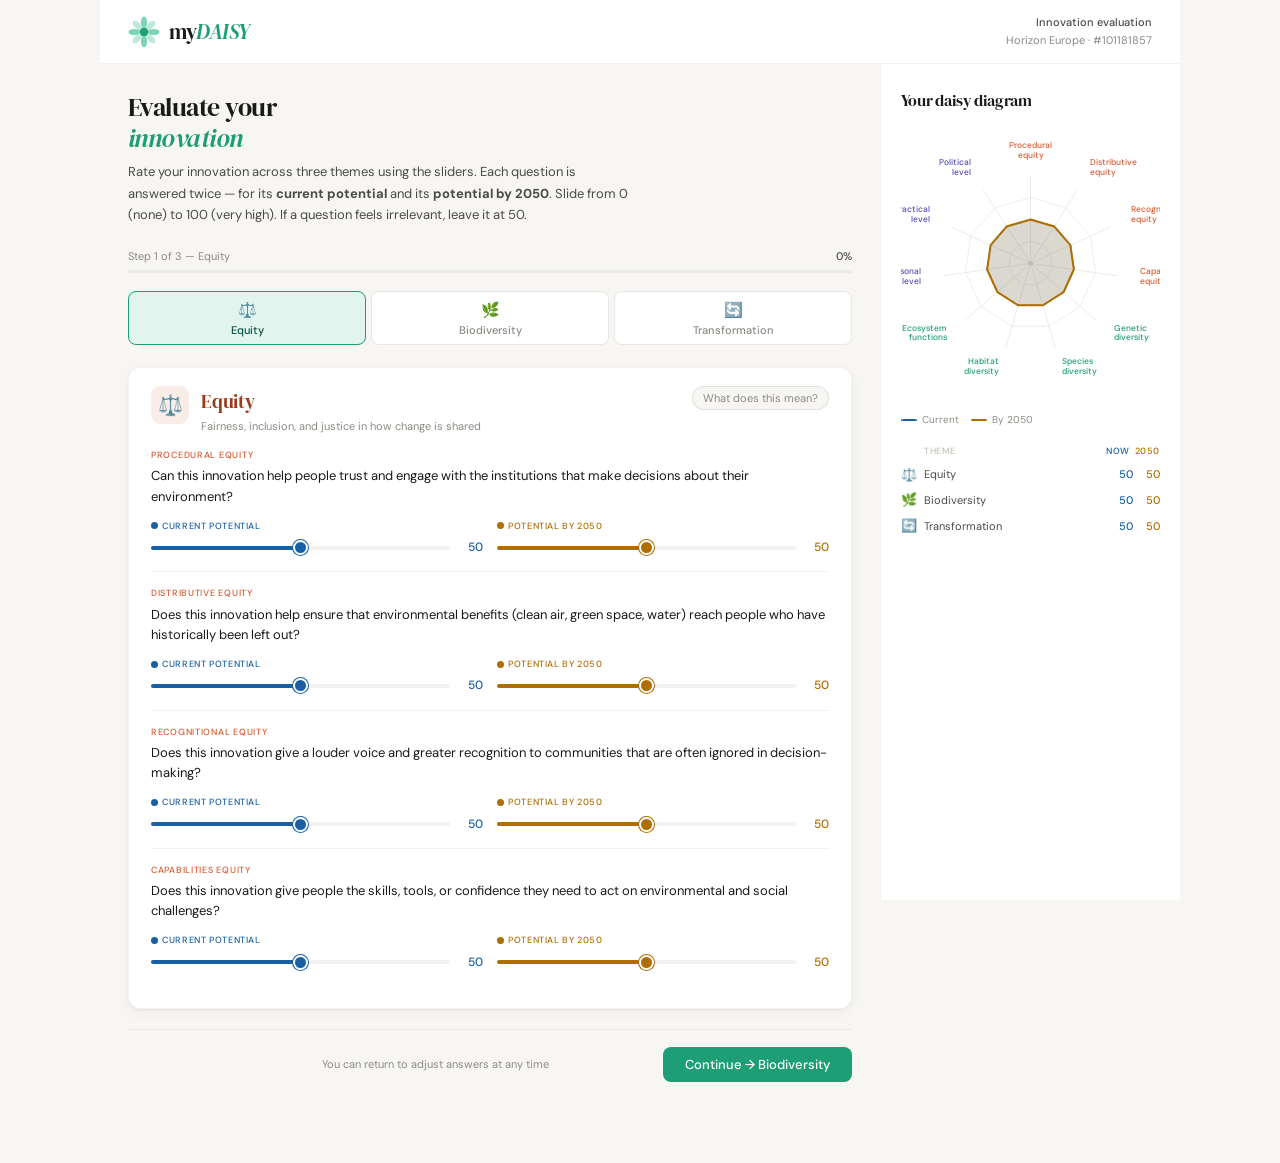
<file: design_form.html>
<!DOCTYPE html>
<html lang="en">

<head>
  <meta charset="UTF-8">
  <meta name="viewport" content="width=device-width, initial-scale=1.0">
  <title>DAISY — Evaluate Your Innovation</title>
  <link rel="preconnect" href="https://fonts.googleapis.com">
  <link rel="preconnect" href="https://fonts.gstatic.com" crossorigin>
  <link
    href="https://fonts.googleapis.com/css2?family=DM+Sans:opsz,wght@9..40,300;9..40,400;9..40,500&family=DM+Serif+Display:ital@0;1&display=swap"
    rel="stylesheet">
  <style>
    *,
    *::before,
    *::after {
      box-sizing: border-box;
      margin: 0;
      padding: 0
    }

    :root {
      --green: #1D9E75;
      --green-dark: #085041;
      --green-light: #E1F5EE;
      --green-mid: #5DCAA5;
      --coral: #D85A30;
      --coral-light: #FAECE7;
      --coral-dark: #993C1D;
      --purple: #534AB7;
      --purple-light: #EEEDFE;
      --purple-dark: #26215C;
      --now: #185FA5;
      --now-light: #E6F1FB;
      --fut: #B06D00;
      --fut-light: #FAEEDA;
      --ink: #1a1a18;
      --ink2: #4a4a46;
      --ink3: #8a8a84;
      --ink4: #c2c0b6;
      --bg: #f7f6f2;
      --surface: #ffffff;
      --border: rgba(0, 0, 0, 0.09);
      --border2: rgba(0, 0, 0, 0.05);
      --r: 12px;
      --rsm: 8px;
    }

    html {
      font-size: 16px
    }

    body {
      font-family: 'DM Sans', sans-serif;
      background: var(--bg);
      color: var(--ink);
      line-height: 1.6;
      min-height: 100vh
    }

    /* Layout */
    .page {
      display: grid;
      grid-template-columns: 1fr 300px;
      grid-template-rows: 64px 1fr;
      max-width: 1080px;
      margin: 0 auto;
      min-height: 100vh
    }

    /* Header */
    header {
      grid-column: 1/-1;
      display: flex;
      align-items: center;
      justify-content: space-between;
      padding: 0 28px;
      background: var(--surface);
      border-bottom: 1px solid var(--border2);
    }

    .logo {
      display: flex;
      align-items: center;
      gap: 9px;
      text-decoration: none
    }

    .logo-text {
      font-family: 'DM Serif Display', serif;
      font-size: 21px;
      color: var(--ink);
      letter-spacing: -.02em
    }

    .logo-text em {
      font-style: italic;
      color: var(--green)
    }

    .hdr-meta {
      font-size: 11px;
      color: var(--ink3);
      text-align: right
    }

    .hdr-meta strong {
      color: var(--ink2);
      font-weight: 500
    }

    /* Main form */
    main {
      padding: 28px 28px 80px;
      overflow-y: auto
    }

    /* Sidebar */
    aside {
      background: var(--surface);
      border-left: 1px solid var(--border2);
      padding: 24px 20px;
      position: sticky;
      top: 0;
      height: calc(100vh - 64px);
      overflow-y: auto;
      display: flex;
      flex-direction: column;
      gap: 16px
    }

    /* Intro */
    .intro {
      margin-bottom: 22px
    }

    .intro h1 {
      font-family: 'DM Serif Display', serif;
      font-size: 26px;
      font-weight: 400;
      letter-spacing: -.02em;
      line-height: 1.2;
      margin-bottom: 7px
    }

    .intro p {
      font-size: 13px;
      color: var(--ink2);
      max-width: 500px;
      line-height: 1.65
    }

    /* Progress */
    .prog-row {
      display: flex;
      justify-content: space-between;
      font-size: 11px;
      color: var(--ink3);
      margin-bottom: 5px
    }

    .prog-row strong {
      color: var(--ink2);
      font-weight: 500
    }

    .prog-track {
      height: 3px;
      background: var(--border2);
      border-radius: 99px;
      overflow: hidden;
      margin-bottom: 18px
    }

    .prog-fill {
      height: 100%;
      background: var(--green);
      border-radius: 99px;
      width: 0%;
      transition: width .4s
    }

    /* Step nav */
    .steps {
      display: flex;
      gap: 5px;
      margin-bottom: 22px
    }

    .step {
      flex: 1;
      padding: 8px 8px 7px;
      border: 1px solid var(--border);
      border-radius: var(--rsm);
      background: var(--surface);
      font-family: 'DM Sans', sans-serif;
      font-size: 11px;
      font-weight: 500;
      color: var(--ink3);
      cursor: pointer;
      text-align: center;
      transition: all .18s;
      display: flex;
      flex-direction: column;
      align-items: center;
      gap: 3px
    }

    .step .ico {
      font-size: 15px
    }

    .step.active {
      border-color: var(--green);
      color: var(--green-dark);
      background: var(--green-light)
    }

    .step.done {
      border-color: var(--green-mid);
      background: var(--bg);
      color: var(--green-dark)
    }

    /* Theme card */
    .card {
      background: var(--surface);
      border-radius: var(--r);
      border: 1px solid var(--border2);
      box-shadow: 0 1px 3px rgba(0, 0, 0, .05), 0 4px 14px rgba(0, 0, 0, .04);
      overflow: hidden;
      display: none
    }

    .card.on {
      display: block
    }

    .card-head {
      display: flex;
      align-items: flex-start;
      gap: 12px;
      padding: 18px 22px 14px
    }

    .theme-badge {
      width: 38px;
      height: 38px;
      border-radius: 9px;
      display: flex;
      align-items: center;
      justify-content: center;
      font-size: 20px;
      flex-shrink: 0
    }

    .theme-name {
      font-family: 'DM Serif Display', serif;
      font-size: 19px;
      font-weight: 400;
      letter-spacing: -.01em
    }

    .theme-sub {
      font-size: 11px;
      color: var(--ink3);
      margin-top: 2px;
      line-height: 1.4
    }

    .tip-btn {
      margin-left: auto;
      font-family: 'DM Sans', sans-serif;
      font-size: 11px;
      padding: 4px 10px;
      border-radius: 99px;
      border: 1px solid var(--border);
      background: var(--bg);
      color: var(--ink3);
      cursor: pointer;
      flex-shrink: 0;
      transition: all .15s;
      white-space: nowrap
    }

    .tip-btn:hover {
      border-color: var(--ink3);
      color: var(--ink2)
    }

    .def {
      margin: 0 22px 14px;
      padding: 11px 13px;
      background: var(--bg);
      border-radius: var(--rsm);
      border-left: 3px solid var(--border);
      font-size: 11px;
      color: var(--ink3);
      line-height: 1.6;
      display: none
    }

    .def.open {
      display: block
    }

    /* Questions */
    .qs {
      padding: 0 22px 22px
    }

    .q {
      padding: 14px 0;
      border-top: 1px solid var(--border2)
    }

    .q:first-child {
      border-top: none;
      padding-top: 0
    }

    .q-tag {
      font-size: 9px;
      font-weight: 500;
      text-transform: uppercase;
      letter-spacing: .08em;
      color: var(--ink4);
      margin-bottom: 4px
    }

    .q-text {
      font-size: 13px;
      color: var(--ink);
      line-height: 1.55;
      margin-bottom: 12px
    }

    .pair {
      display: grid;
      grid-template-columns: 1fr 1fr;
      gap: 14px
    }

    .pcol-label {
      font-size: 9px;
      font-weight: 500;
      text-transform: uppercase;
      letter-spacing: .07em;
      margin-bottom: 5px;
      display: flex;
      align-items: center;
      gap: 4px
    }

    .dot {
      width: 7px;
      height: 7px;
      border-radius: 50%;
      display: inline-block;
      flex-shrink: 0
    }

    .now-lbl {
      color: var(--now)
    }

    .fut-lbl {
      color: var(--fut)
    }

    .srow {
      display: flex;
      align-items: center;
      gap: 7px
    }

    .sval {
      font-size: 12px;
      font-weight: 500;
      min-width: 26px;
      text-align: right
    }

    .now-sval {
      color: var(--now)
    }

    .fut-sval {
      color: var(--fut)
    }

    input[type=range] {
      -webkit-appearance: none;
      appearance: none;
      flex: 1;
      height: 4px;
      border-radius: 99px;
      outline: none;
      cursor: pointer;
      background: var(--border2)
    }

    input[type=range].nr::-webkit-slider-thumb {
      -webkit-appearance: none;
      width: 15px;
      height: 15px;
      border-radius: 50%;
      background: var(--now);
      border: 2px solid #fff;
      box-shadow: 0 0 0 1px var(--now);
      cursor: pointer
    }

    input[type=range].fr::-webkit-slider-thumb {
      -webkit-appearance: none;
      width: 15px;
      height: 15px;
      border-radius: 50%;
      background: var(--fut);
      border: 2px solid #fff;
      box-shadow: 0 0 0 1px var(--fut);
      cursor: pointer
    }

    input[type=range].nr {
      background: linear-gradient(to right, var(--now) 50%, var(--border2) 50%)
    }

    input[type=range].fr {
      background: linear-gradient(to right, var(--fut) 50%, var(--border2) 50%)
    }

    /* Nav */
    .fnav {
      display: flex;
      justify-content: space-between;
      align-items: center;
      margin-top: 20px;
      padding-top: 16px;
      border-top: 1px solid var(--border2)
    }

    .btn-back {
      font-family: 'DM Sans', sans-serif;
      font-size: 13px;
      padding: 9px 18px;
      border-radius: var(--rsm);
      border: 1px solid var(--border);
      background: var(--surface);
      color: var(--ink2);
      cursor: pointer;
      transition: all .15s
    }

    .btn-back:hover {
      border-color: var(--ink3);
      color: var(--ink)
    }

    .btn-next {
      font-family: 'DM Sans', sans-serif;
      font-size: 13px;
      font-weight: 500;
      padding: 9px 22px;
      border-radius: var(--rsm);
      border: none;
      background: var(--green);
      color: #fff;
      cursor: pointer;
      transition: all .15s
    }

    .btn-next:hover {
      background: var(--green-dark)
    }

    .nav-hint {
      font-size: 11px;
      color: var(--ink3)
    }

    /* Submit */
    .submit {
      display: none;
      background: var(--surface);
      border-radius: var(--r);
      border: 1px solid var(--border2);
      box-shadow: 0 1px 3px rgba(0, 0, 0, .05), 0 4px 14px rgba(0, 0, 0, .04);
      padding: 32px;
      text-align: center
    }

    .submit.on {
      display: block
    }

    .submit h2 {
      font-family: 'DM Serif Display', serif;
      font-size: 24px;
      font-weight: 400;
      margin-bottom: 8px;
      letter-spacing: -.01em
    }

    .submit p {
      font-size: 13px;
      color: var(--ink2);
      margin-bottom: 20px
    }

    .btn-sub {
      font-family: 'DM Sans', sans-serif;
      font-size: 14px;
      font-weight: 500;
      padding: 12px 32px;
      border-radius: var(--rsm);
      border: none;
      background: var(--green);
      color: #fff;
      cursor: pointer;
      transition: all .2s
    }

    .btn-sub:hover {
      background: var(--green-dark);
      transform: translateY(-1px)
    }

    /* Sidebar */
    .sb-title {
      font-family: 'DM Serif Display', serif;
      font-size: 16px;
      font-weight: 400;
      color: var(--ink);
      letter-spacing: -.01em
    }

    .radar-wrap {
      width: 100%;
      aspect-ratio: 1
    }

    .radar-wrap svg {
      width: 100%;
      height: 100%
    }

    .sb-legend {
      display: flex;
      gap: 12px;
      font-size: 10px;
      color: var(--ink3)
    }

    .leg {
      display: flex;
      align-items: center;
      gap: 5px
    }

    .leg-line {
      width: 16px;
      height: 2px;
      border-radius: 99px
    }

    .leg-dash {
      height: 0;
      border-top: 2px dashed var(--now)
    }

    .dlist {
      display: flex;
      flex-direction: column;
      gap: 5px
    }

    .drow {
      display: grid;
      grid-template-columns: 18px 1fr auto auto;
      align-items: center;
      gap: 5px;
      font-size: 11px
    }

    .drow.hdr {
      font-size: 9px;
      font-weight: 500;
      text-transform: uppercase;
      letter-spacing: .06em;
      color: var(--ink4);
      margin-bottom: 1px
    }

    .dname {
      color: var(--ink2)
    }

    .dnow {
      color: var(--now);
      font-weight: 500;
      min-width: 22px;
      text-align: right
    }

    .dfut {
      color: var(--fut);
      font-weight: 500;
      min-width: 22px;
      text-align: right
    }

    @media(max-width:700px) {
      .page {
        grid-template-columns: 1fr;
        grid-template-rows: 56px 1fr
      }

      aside {
        display: none
      }

      main {
        padding: 16px 16px 70px
      }

      .pair {
        grid-template-columns: 1fr
      }
    }
  </style>
</head>

<body>
  <div class="page">

    <!-- Header -->
    <header>
      <a href="https://mydaisy.eu" class="logo" target="_blank">
        <svg width="32" height="32" viewBox="0 0 36 36" fill="none">
          <circle cx="18" cy="18" r="5" fill="#1D9E75" />
          <ellipse cx="18" cy="7" rx="3.5" ry="6.5" fill="#5DCAA5" opacity=".8" />
          <ellipse cx="18" cy="29" rx="3.5" ry="6.5" fill="#5DCAA5" opacity=".8" />
          <ellipse cx="7" cy="18" rx="6.5" ry="3.5" fill="#5DCAA5" opacity=".8" />
          <ellipse cx="29" cy="18" rx="6.5" ry="3.5" fill="#5DCAA5" opacity=".8" />
          <ellipse cx="10.5" cy="10.5" rx="3.5" ry="6.5" transform="rotate(-45 10.5 10.5)" fill="#9FE1CB"
            opacity=".7" />
          <ellipse cx="25.5" cy="10.5" rx="3.5" ry="6.5" transform="rotate(45 25.5 10.5)" fill="#9FE1CB" opacity=".7" />
          <ellipse cx="10.5" cy="25.5" rx="3.5" ry="6.5" transform="rotate(45 10.5 25.5)" fill="#9FE1CB" opacity=".7" />
          <ellipse cx="25.5" cy="25.5" rx="3.5" ry="6.5" transform="rotate(-45 25.5 25.5)" fill="#9FE1CB"
            opacity=".7" />
        </svg>
        <span class="logo-text">my<em>DAISY</em></span>
      </a>
      <div class="hdr-meta"><strong>Innovation evaluation</strong><br>Horizon Europe · #101181857</div>
    </header>

    <!-- Main -->
    <main>
      <div class="intro">
        <h1>Evaluate your<br><em style="font-style:italic;color:var(--green)">innovation</em></h1>
        <p>Rate your innovation across three themes using the sliders. Each question is answered twice — for its
          <strong>current potential</strong> and its <strong>potential by 2050</strong>. Slide from 0 (none) to 100
          (very high). If a question feels irrelevant, leave it at 50.
        </p>
      </div>

      <div class="prog-row"><span id="ptxt">Step 1 of 3 — Equity</span><strong id="ppct">0%</strong></div>
      <div class="prog-track">
        <div class="prog-fill" id="pfill"></div>
      </div>

      <div class="steps">
        <button class="step active" id="sb0" onclick="go(0)"><span class="ico">⚖️</span>Equity</button>
        <button class="step" id="sb1" onclick="go(1)"><span class="ico">🌿</span>Biodiversity</button>
        <button class="step" id="sb2" onclick="go(2)"><span class="ico">🔄</span>Transformation</button>
      </div>

      <!-- EQUITY -->
      <div class="card on" id="c0">
        <div class="card-head">
          <div class="theme-badge" style="background:var(--coral-light)">⚖️</div>
          <div>
            <div class="theme-name" style="color:var(--coral-dark)">Equity</div>
            <div class="theme-sub">Fairness, inclusion, and justice in how change is shared</div>
          </div>
          <button class="tip-btn" onclick="td('d0')">What does this mean?</button>
        </div>
        <div class="def" id="d0">
          <strong>Equity</strong> refers to justice and fairness in how decisions are made, how benefits and burdens are
          shared, and how people can participate in shaping change. It includes: <em>procedural</em> equity (fair
          voice), <em>distributive</em> equity (fair sharing of benefits), <em>recognitional</em> equity (valuing
          different identities), and <em>capabilities</em> equity (freedom and skills to act).<br><br>
          <em>Sources: EEA, 2024; Langemeyer &amp; Connolly, 2020; Wijsman &amp; Berbés-Blázquez, 2022</em>
        </div>
        <div class="qs">
          <div class="q">
            <div class="q-tag" style="color:var(--coral)">Procedural equity</div>
            <div class="q-text">Can this innovation help people trust and engage with the institutions that make
              decisions about their environment?</div>
            <div class="pair">
              <div>
                <div class="pcol-label now-lbl"><span class="dot" style="background:var(--now)"></span>Current potential
                </div>
                <div class="srow"><input type="range" class="nr" min="0" max="100" value="50" step="1" data-k="eq1n"
                    oninput="sl(this)"><span class="sval now-sval" id="v-eq1n">50</span></div>
              </div>
              <div>
                <div class="pcol-label fut-lbl"><span class="dot" style="background:var(--fut)"></span>Potential by 2050
                </div>
                <div class="srow"><input type="range" class="fr" min="0" max="100" value="50" step="1" data-k="eq1f"
                    oninput="sl(this)"><span class="sval fut-sval" id="v-eq1f">50</span></div>
              </div>
            </div>
          </div>
          <div class="q">
            <div class="q-tag" style="color:var(--coral)">Distributive equity</div>
            <div class="q-text">Does this innovation help ensure that environmental benefits (clean air, green space,
              water) reach people who have historically been left out?</div>
            <div class="pair">
              <div>
                <div class="pcol-label now-lbl"><span class="dot" style="background:var(--now)"></span>Current potential
                </div>
                <div class="srow"><input type="range" class="nr" min="0" max="100" value="50" step="1" data-k="eq2n"
                    oninput="sl(this)"><span class="sval now-sval" id="v-eq2n">50</span></div>
              </div>
              <div>
                <div class="pcol-label fut-lbl"><span class="dot" style="background:var(--fut)"></span>Potential by 2050
                </div>
                <div class="srow"><input type="range" class="fr" min="0" max="100" value="50" step="1" data-k="eq2f"
                    oninput="sl(this)"><span class="sval fut-sval" id="v-eq2f">50</span></div>
              </div>
            </div>
          </div>
          <div class="q">
            <div class="q-tag" style="color:var(--coral)">Recognitional equity</div>
            <div class="q-text">Does this innovation give a louder voice and greater recognition to communities that are
              often ignored in decision-making?</div>
            <div class="pair">
              <div>
                <div class="pcol-label now-lbl"><span class="dot" style="background:var(--now)"></span>Current potential
                </div>
                <div class="srow"><input type="range" class="nr" min="0" max="100" value="50" step="1" data-k="eq3n"
                    oninput="sl(this)"><span class="sval now-sval" id="v-eq3n">50</span></div>
              </div>
              <div>
                <div class="pcol-label fut-lbl"><span class="dot" style="background:var(--fut)"></span>Potential by 2050
                </div>
                <div class="srow"><input type="range" class="fr" min="0" max="100" value="50" step="1" data-k="eq3f"
                    oninput="sl(this)"><span class="sval fut-sval" id="v-eq3f">50</span></div>
              </div>
            </div>
          </div>
          <div class="q">
            <div class="q-tag" style="color:var(--coral)">Capabilities equity</div>
            <div class="q-text">Does this innovation give people the skills, tools, or confidence they need to act on
              environmental and social challenges?</div>
            <div class="pair">
              <div>
                <div class="pcol-label now-lbl"><span class="dot" style="background:var(--now)"></span>Current potential
                </div>
                <div class="srow"><input type="range" class="nr" min="0" max="100" value="50" step="1" data-k="eq4n"
                    oninput="sl(this)"><span class="sval now-sval" id="v-eq4n">50</span></div>
              </div>
              <div>
                <div class="pcol-label fut-lbl"><span class="dot" style="background:var(--fut)"></span>Potential by 2050
                </div>
                <div class="srow"><input type="range" class="fr" min="0" max="100" value="50" step="1" data-k="eq4f"
                    oninput="sl(this)"><span class="sval fut-sval" id="v-eq4f">50</span></div>
              </div>
            </div>
          </div>
        </div>
      </div>

      <!-- BIODIVERSITY -->
      <div class="card" id="c1">
        <div class="card-head">
          <div class="theme-badge" style="background:var(--green-light)">🌿</div>
          <div>
            <div class="theme-name" style="color:var(--green-dark)">Biodiversity</div>
            <div class="theme-sub">How the innovation affects the variety of life and ecosystems</div>
          </div>
          <button class="tip-btn" onclick="td('d1')">What does this mean?</button>
        </div>
        <div class="def" id="d1">
          <strong>Biodiversity</strong> is the variety of life on Earth — the differences within species, between
          species, and across habitats and ecosystems. It sustains the health of the planet and provides essential
          services such as food, clean water, and climate stability.<br><br>
          <em>Source: IPBES, 2024</em>
        </div>
        <div class="qs">
          <div class="q">
            <div class="q-tag" style="color:var(--green)">Genetic diversity</div>
            <div class="q-text">Could this innovation help preserve or increase the genetic variety within plant and
              animal populations?</div>
            <div class="pair">
              <div>
                <div class="pcol-label now-lbl"><span class="dot" style="background:var(--now)"></span>Current potential
                </div>
                <div class="srow"><input type="range" class="nr" min="0" max="100" value="50" step="1" data-k="bi1n"
                    oninput="sl(this)"><span class="sval now-sval" id="v-bi1n">50</span></div>
              </div>
              <div>
                <div class="pcol-label fut-lbl"><span class="dot" style="background:var(--fut)"></span>Potential by 2050
                </div>
                <div class="srow"><input type="range" class="fr" min="0" max="100" value="50" step="1" data-k="bi1f"
                    oninput="sl(this)"><span class="sval fut-sval" id="v-bi1f">50</span></div>
              </div>
            </div>
          </div>
          <div class="q">
            <div class="q-tag" style="color:var(--green)">Species diversity</div>
            <div class="q-text">Could this innovation lead to more species — or protect existing ones — in the affected
              area?</div>
            <div class="pair">
              <div>
                <div class="pcol-label now-lbl"><span class="dot" style="background:var(--now)"></span>Current potential
                </div>
                <div class="srow"><input type="range" class="nr" min="0" max="100" value="50" step="1" data-k="bi2n"
                    oninput="sl(this)"><span class="sval now-sval" id="v-bi2n">50</span></div>
              </div>
              <div>
                <div class="pcol-label fut-lbl"><span class="dot" style="background:var(--fut)"></span>Potential by 2050
                </div>
                <div class="srow"><input type="range" class="fr" min="0" max="100" value="50" step="1" data-k="bi2f"
                    oninput="sl(this)"><span class="sval fut-sval" id="v-bi2f">50</span></div>
              </div>
            </div>
          </div>
          <div class="q">
            <div class="q-tag" style="color:var(--green)">Habitat diversity</div>
            <div class="q-text">Could this innovation create or restore a greater variety of natural habitats (e.g.
              wetlands, meadows, forests)?</div>
            <div class="pair">
              <div>
                <div class="pcol-label now-lbl"><span class="dot" style="background:var(--now)"></span>Current potential
                </div>
                <div class="srow"><input type="range" class="nr" min="0" max="100" value="50" step="1" data-k="bi3n"
                    oninput="sl(this)"><span class="sval now-sval" id="v-bi3n">50</span></div>
              </div>
              <div>
                <div class="pcol-label fut-lbl"><span class="dot" style="background:var(--fut)"></span>Potential by 2050
                </div>
                <div class="srow"><input type="range" class="fr" min="0" max="100" value="50" step="1" data-k="bi3f"
                    oninput="sl(this)"><span class="sval fut-sval" id="v-bi3f">50</span></div>
              </div>
            </div>
          </div>
          <div class="q">
            <div class="q-tag" style="color:var(--green)">Ecosystem functions</div>
            <div class="q-text">Could this innovation strengthen how ecosystems function together — like pollination,
              water filtering, or carbon storage?</div>
            <div class="pair">
              <div>
                <div class="pcol-label now-lbl"><span class="dot" style="background:var(--now)"></span>Current potential
                </div>
                <div class="srow"><input type="range" class="nr" min="0" max="100" value="50" step="1" data-k="bi4n"
                    oninput="sl(this)"><span class="sval now-sval" id="v-bi4n">50</span></div>
              </div>
              <div>
                <div class="pcol-label fut-lbl"><span class="dot" style="background:var(--fut)"></span>Potential by 2050
                </div>
                <div class="srow"><input type="range" class="fr" min="0" max="100" value="50" step="1" data-k="bi4f"
                    oninput="sl(this)"><span class="sval fut-sval" id="v-bi4f">50</span></div>
              </div>
            </div>
          </div>
        </div>
      </div>

      <!-- TRANSFORMATION -->
      <div class="card" id="c2">
        <div class="card-head">
          <div class="theme-badge" style="background:var(--purple-light)">🔄</div>
          <div>
            <div class="theme-name" style="color:var(--purple-dark)">Transformation</div>
            <div class="theme-sub">Deep, system-wide change across personal, practical, and political levels</div>
          </div>
          <button class="tip-btn" onclick="td('d2')">What does this mean?</button>
        </div>
        <div class="def" id="d2">
          <strong>Transformation</strong> means deep, system-wide social change — new ways of thinking, acting, and
          organising societies. Innovations can trigger transformation at three levels: the <em>personal</em> (values
          and mindsets), the <em>practical</em> (new actions and technologies), and the <em>political</em>
          (institutional and structural change).<br><br>
          <em>Sources: IPBES, 2024; O'Brien, 2018</em>
        </div>
        <div class="qs">
          <div class="q">
            <div class="q-tag" style="color:var(--purple)">Personal level — mindsets</div>
            <div class="q-text">Could this innovation genuinely shift how individuals think or feel about sustainability
              and nature — not just inform, but change values?</div>
            <div class="pair">
              <div>
                <div class="pcol-label now-lbl"><span class="dot" style="background:var(--now)"></span>Current potential
                </div>
                <div class="srow"><input type="range" class="nr" min="0" max="100" value="50" step="1" data-k="tr1n"
                    oninput="sl(this)"><span class="sval now-sval" id="v-tr1n">50</span></div>
              </div>
              <div>
                <div class="pcol-label fut-lbl"><span class="dot" style="background:var(--fut)"></span>Potential by 2050
                </div>
                <div class="srow"><input type="range" class="fr" min="0" max="100" value="50" step="1" data-k="tr1f"
                    oninput="sl(this)"><span class="sval fut-sval" id="v-tr1f">50</span></div>
              </div>
            </div>
          </div>
          <div class="q">
            <div class="q-tag" style="color:var(--purple)">Practical level — actions</div>
            <div class="q-text">Could this innovation spark new behaviours, technologies, or practices that meaningfully
              address social or environmental problems?</div>
            <div class="pair">
              <div>
                <div class="pcol-label now-lbl"><span class="dot" style="background:var(--now)"></span>Current potential
                </div>
                <div class="srow"><input type="range" class="nr" min="0" max="100" value="50" step="1" data-k="tr2n"
                    oninput="sl(this)"><span class="sval now-sval" id="v-tr2n">50</span></div>
              </div>
              <div>
                <div class="pcol-label fut-lbl"><span class="dot" style="background:var(--fut)"></span>Potential by 2050
                </div>
                <div class="srow"><input type="range" class="fr" min="0" max="100" value="50" step="1" data-k="tr2f"
                    oninput="sl(this)"><span class="sval fut-sval" id="v-tr2f">50</span></div>
              </div>
            </div>
          </div>
          <div class="q">
            <div class="q-tag" style="color:var(--purple)">Political level — systems</div>
            <div class="q-text">Could this innovation influence laws, policies, or institutional norms in ways that
              support long-term sustainability?</div>
            <div class="pair">
              <div>
                <div class="pcol-label now-lbl"><span class="dot" style="background:var(--now)"></span>Current potential
                </div>
                <div class="srow"><input type="range" class="nr" min="0" max="100" value="50" step="1" data-k="tr3n"
                    oninput="sl(this)"><span class="sval now-sval" id="v-tr3n">50</span></div>
              </div>
              <div>
                <div class="pcol-label fut-lbl"><span class="dot" style="background:var(--fut)"></span>Potential by 2050
                </div>
                <div class="srow"><input type="range" class="fr" min="0" max="100" value="50" step="1" data-k="tr3f"
                    oninput="sl(this)"><span class="sval fut-sval" id="v-tr3f">50</span></div>
              </div>
            </div>
          </div>
        </div>
      </div>

      <!-- Submit -->
      <div class="submit" id="csub">
        <h2>Your daisy is ready 🌼</h2>
        <p>You've answered all 11 questions across both timepoints.<br>Review your diagram on the right, then submit
          when you're ready.</p>
        <button class="btn-sub" onclick="submitForm()">Submit evaluation →</button>
      </div>

      <!-- Form nav -->
      <div class="fnav">
        <button class="btn-back" id="bback" onclick="goBack()" style="visibility:hidden">← Back</button>
        <span class="nav-hint">You can return to adjust answers at any time</span>
        <button class="btn-next" id="bnext" onclick="goNext()">Continue → <span id="nlabel">Biodiversity</span></button>
      </div>
    </main>

    <!-- Sidebar -->
    <aside>
      <div class="sb-title">Your daisy diagram</div>
      <div class="radar-wrap">
        <svg id="rsvg" viewBox="0 0 260 260" xmlns="http://www.w3.org/2000/svg">
          <polygon id="rg25" fill="none" stroke="#e0ddd6" stroke-width=".5" points="" />
          <polygon id="rg50" fill="none" stroke="#e0ddd6" stroke-width=".5" points="" />
          <polygon id="rg75" fill="none" stroke="#e0ddd6" stroke-width=".5" points="" />
          <g id="raxes" stroke="#d8d6cf" stroke-width=".5"></g>
          <polygon id="pnow" fill="#185FA5" fill-opacity=".12" stroke="#185FA5" stroke-width="1.5"
            stroke-dasharray="4 3" stroke-opacity=".7" points="" />
          <polygon id="pfut" fill="#B06D00" fill-opacity=".15" stroke="#B06D00" stroke-width="2" points="" />
          <g id="rlbls" font-size="8.5" font-family="DM Sans,sans-serif" fill="#8a8a84" text-anchor="middle"></g>
          <circle cx="130" cy="130" r="2.5" fill="#c2c0b6" />
        </svg>
      </div>
      <div class="sb-legend">
        <div class="leg">
          <div class="leg-line leg-dash"></div><span>Current</span>
        </div>
        <div class="leg">
          <div class="leg-line" style="background:var(--fut)"></div><span>By 2050</span>
        </div>
      </div>
      <div class="dlist" id="dlist"></div>
    </aside>

  </div>

  <script>
    // Data
    const V = { eq1n: 50, eq1f: 50, eq2n: 50, eq2f: 50, eq3n: 50, eq3f: 50, eq4n: 50, eq4f: 50, bi1n: 50, bi1f: 50, bi2n: 50, bi2f: 50, bi3n: 50, bi3f: 50, bi4n: 50, bi4f: 50, tr1n: 50, tr1f: 50, tr2n: 50, tr2f: 50, tr3n: 50, tr3f: 50 };

    // Spokes: 11 sub-dimensions
    const SPOKES = [
      { n: 'eq1', lbl: 'Procedural\nequity', c: '#D85A30' },
      { n: 'eq2', lbl: 'Distributive\nequity', c: '#D85A30' },
      { n: 'eq3', lbl: 'Recognitional\nequity', c: '#D85A30' },
      { n: 'eq4', lbl: 'Capabilities\nequity', c: '#D85A30' },
      { n: 'bi1', lbl: 'Genetic\ndiversity', c: '#1D9E75' },
      { n: 'bi2', lbl: 'Species\ndiversity', c: '#1D9E75' },
      { n: 'bi3', lbl: 'Habitat\ndiversity', c: '#1D9E75' },
      { n: 'bi4', lbl: 'Ecosystem\nfunctions', c: '#1D9E75' },
      { n: 'tr1', lbl: 'Personal\nlevel', c: '#534AB7' },
      { n: 'tr2', lbl: 'Practical\nlevel', c: '#534AB7' },
      { n: 'tr3', lbl: 'Political\nlevel', c: '#534AB7' },
    ];
    const N = SPOKES.length, CX = 130, CY = 130, R = 88;

    function angle(i) { return (Math.PI * 2 * i / N) - Math.PI / 2 }
    function pt(i, pct) { const a = angle(i); return { x: CX + pct * R * Math.cos(a), y: CY + pct * R * Math.sin(a) } }
    function poly(pcts) { return pcts.map((p, i) => { const q = pt(i, p); return q.x + ',' + q.y }).join(' ') }

    function buildSkeleton() {
      const ax = document.getElementById('raxes');
      const lb = document.getElementById('rlbls');
      SPOKES.forEach((s, i) => {
        const tip = pt(i, 1);
        const line = document.createElementNS('http://www.w3.org/2000/svg', 'line');
        line.setAttribute('x1', CX); line.setAttribute('y1', CY); line.setAttribute('x2', tip.x); line.setAttribute('y2', tip.y);
        ax.appendChild(line);
        const lp = pt(i, 1.26);
        const lines = s.lbl.split('\n');
        const txt = document.createElementNS('http://www.w3.org/2000/svg', 'text');
        txt.setAttribute('x', lp.x); txt.setAttribute('y', lp.y - (lines.length - 1) * 5);
        txt.setAttribute('fill', s.c); txt.setAttribute('font-weight', '500');
        const ta = lp.x < CX - 8 ? 'end' : lp.x > CX + 8 ? 'start' : 'middle';
        txt.setAttribute('text-anchor', ta);
        lines.forEach((ln, li) => {
          const ts = document.createElementNS('http://www.w3.org/2000/svg', 'tspan');
          ts.setAttribute('x', lp.x); ts.setAttribute('dy', li === 0 ? 0 : '1.15em'); ts.textContent = ln;
          txt.appendChild(ts);
        });
        lb.appendChild(txt);
      });
      [.25, .5, .75].forEach((p, ri) => {
        document.getElementById(['rg25', 'rg50', 'rg75'][ri]).setAttribute('points', poly(SPOKES.map(() => p)));
      });
    }

    function updateRadar() {
      document.getElementById('pnow').setAttribute('points', poly(SPOKES.map(s => V[s.n + 'n'] / 100)));
      document.getElementById('pfut').setAttribute('points', poly(SPOKES.map(s => V[s.n + 'f'] / 100)));
      updateDelta();
    }

    const GROUPS = [
      { ico: '⚖️', lbl: 'Equity', ks: ['eq1', 'eq2', 'eq3', 'eq4'] },
      { ico: '🌿', lbl: 'Biodiversity', ks: ['bi1', 'bi2', 'bi3', 'bi4'] },
      { ico: '🔄', lbl: 'Transformation', ks: ['tr1', 'tr2', 'tr3'] },
    ];
    function gavg(ks, suf) { return Math.round(ks.reduce((s, k) => s + V[k + suf], 0) / ks.length) }

    function updateDelta() {
      const dl = document.getElementById('dlist');
      dl.innerHTML = '<div class="drow hdr"><span></span><span>Theme</span><span class="dnow">Now</span><span class="dfut">2050</span></div>';
      GROUPS.forEach(g => {
        const r = document.createElement('div'); r.className = 'drow';
        r.innerHTML = `<span style="font-size:13px">${g.ico}</span><span class="dname">${g.lbl}</span><span class="dnow">${gavg(g.ks, 'n')}</span><span class="dfut">${gavg(g.ks, 'f')}</span>`;
        dl.appendChild(r);
      });
    }

    // Slider handler
    function sl(inp) {
      const k = inp.dataset.k, v = parseInt(inp.value);
      V[k] = v;
      document.getElementById('v-' + k).textContent = v;
      const pct = v + '%';
      inp.style.background = inp.classList.contains('nr')
        ? `linear-gradient(to right,var(--now) ${pct},#e0ddd6 ${pct})`
        : `linear-gradient(to right,var(--fut) ${pct},#e0ddd6 ${pct})`;
      updateRadar(); updateProg();
    }

    // Def toggle
    function td(id) { document.getElementById(id).classList.toggle('open') }

    // Steps
    let cur = 0;
    const STEPS = ['c0', 'c1', 'c2'];
    const STEPLBLS = ['Equity', 'Biodiversity', 'Transformation'];
    const NEXTLBLS = ['Biodiversity', 'Transformation', 'Review & submit'];

    function go(n) {
      STEPS.forEach((id, i) => {
        document.getElementById(id).classList.toggle('on', i === n);
        const b = document.getElementById('sb' + i);
        b.classList.remove('active', 'done');
        if (i === n) b.classList.add('active'); else if (i < n) b.classList.add('done');
      });
      document.getElementById('csub').classList.toggle('on', n === 3);
      document.getElementById('bback').style.visibility = n === 0 ? 'hidden' : 'visible';
      document.getElementById('bnext').style.display = n === 3 ? 'none' : '';
      if (n < 3) document.getElementById('nlabel').textContent = NEXTLBLS[n];
      document.getElementById('ptxt').textContent = n < 3 ? `Step ${n + 1} of 3 — ${STEPLBLS[n]}` : 'All done!';
      cur = n; updateProg(); window.scrollTo({ top: 0, behavior: 'smooth' });
    }
    function goNext() { if (cur < 3) go(cur + 1) }
    function goBack() { if (cur > 0) go(cur - 1) }

    function updateProg() {
      const moved = Object.values(V).filter(v => v !== 50).length;
      const pct = Math.round(moved / Object.keys(V).length * 100);
      document.getElementById('pfill').style.width = pct + '%';
      document.getElementById('ppct').textContent = pct + '%';
    }

    function submitForm() {
      // Collect all values as a flat object — replace this with your PHP form POST
      const payload = Object.assign({}, V);
      console.log('Submission payload:', JSON.stringify(payload, null, 2));
      alert('Submitted! In production this POSTs to your PHP handler.\n\nPayload logged to console.');
    }

    // Init
    buildSkeleton(); updateRadar(); updateProg();
  </script>
</body>

</html>
</file>
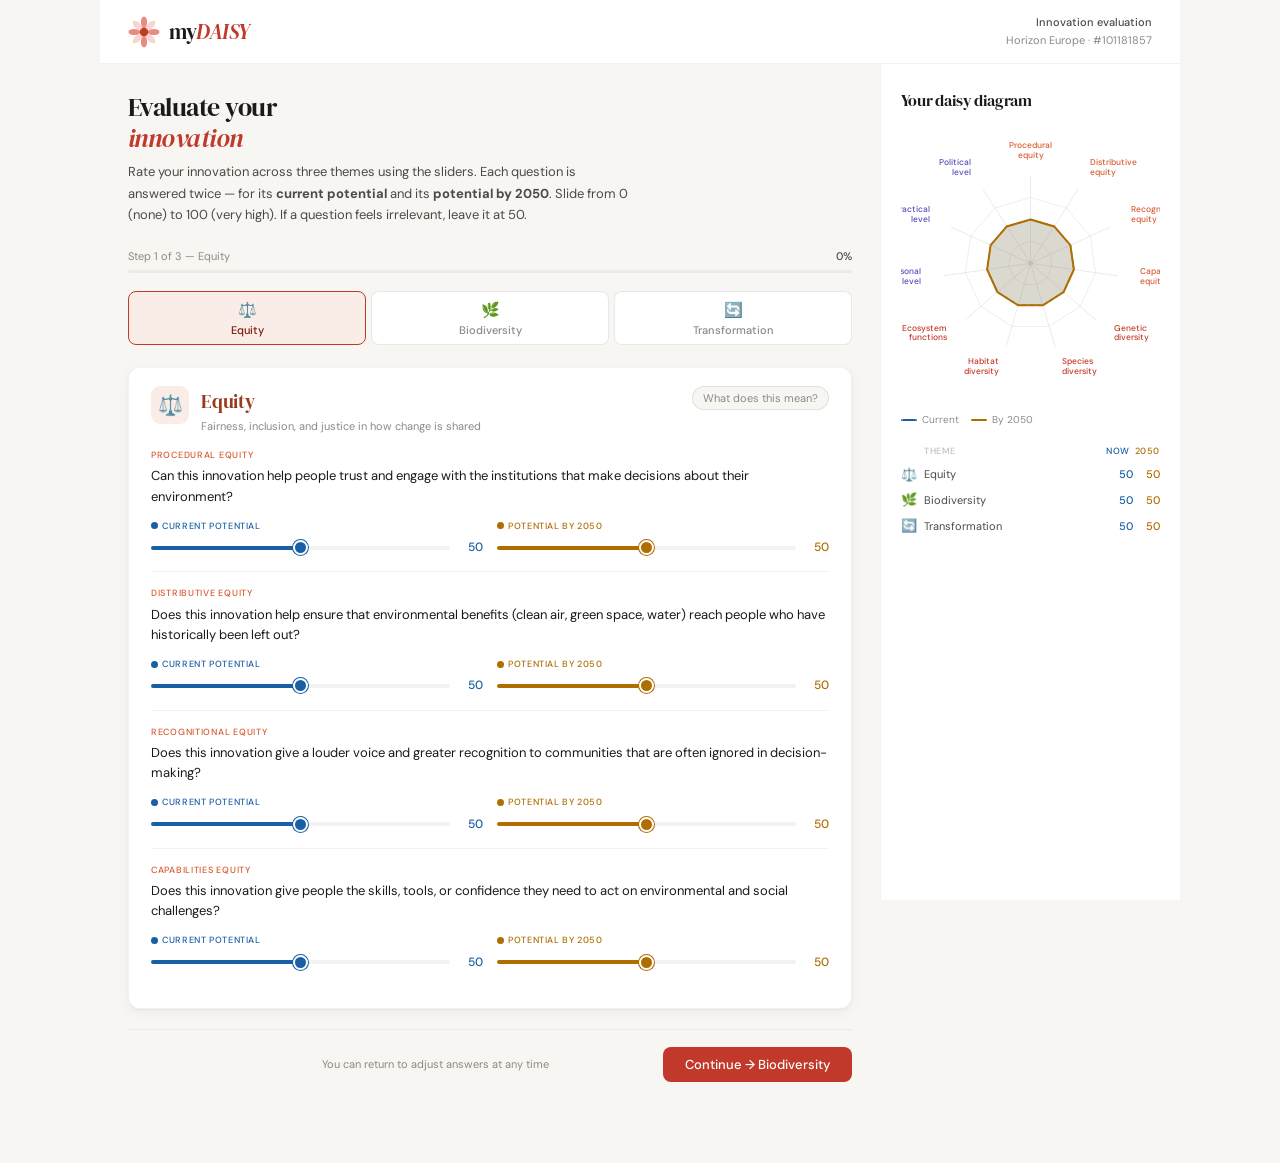
<file: design_form1.html>
<!DOCTYPE html>
<html lang="en">

<head>
  <meta charset="UTF-8">
  <meta name="viewport" content="width=device-width, initial-scale=1.0">
  <title>DAISY — Evaluate Your Innovation</title>
  <link rel="preconnect" href="https://fonts.googleapis.com">
  <link rel="preconnect" href="https://fonts.gstatic.com" crossorigin>
  <link
    href="https://fonts.googleapis.com/css2?family=DM+Sans:opsz,wght@9..40,300;9..40,400;9..40,500&family=DM+Serif+Display:ital@0;1&display=swap"
    rel="stylesheet">
  <style>
    *,
    *::before,
    *::after {
      box-sizing: border-box;
      margin: 0;
      padding: 0
    }

    :root {
      --red: #C0392B;
      --red-dark: #7B1A0D;
      --red-light: #FAECE7;
      --red-mid: #E07060;
      --coral: #D85A30;
      --coral-light: #FAECE7;
      --coral-dark: #993C1D;
      --purple: #534AB7;
      --purple-light: #EEEDFE;
      --purple-dark: #26215C;
      --now: #185FA5;
      --now-light: #E6F1FB;
      --fut: #B06D00;
      --fut-light: #FAEEDA;
      --ink: #1a1a18;
      --ink2: #4a4a46;
      --ink3: #8a8a84;
      --ink4: #c2c0b6;
      --bg: #f7f6f2;
      --surface: #ffffff;
      --border: rgba(0, 0, 0, 0.09);
      --border2: rgba(0, 0, 0, 0.05);
      --r: 12px;
      --rsm: 8px;
    }

    html {
      font-size: 16px
    }

    body {
      font-family: 'DM Sans', sans-serif;
      background: var(--bg);
      color: var(--ink);
      line-height: 1.6;
      min-height: 100vh
    }

    .page {
      display: grid;
      grid-template-columns: 1fr 300px;
      grid-template-rows: 64px 1fr;
      max-width: 1080px;
      margin: 0 auto;
      min-height: 100vh
    }

    header {
      grid-column: 1/-1;
      display: flex;
      align-items: center;
      justify-content: space-between;
      padding: 0 28px;
      background: var(--surface);
      border-bottom: 1px solid var(--border2);
    }

    .logo {
      display: flex;
      align-items: center;
      gap: 9px;
      text-decoration: none
    }

    .logo-text {
      font-family: 'DM Serif Display', serif;
      font-size: 21px;
      color: var(--ink);
      letter-spacing: -.02em
    }

    .logo-text em {
      font-style: italic;
      color: #C0392B;
    }

    .hdr-meta {
      font-size: 11px;
      color: var(--ink3);
      text-align: right
    }

    .hdr-meta strong {
      color: var(--ink2);
      font-weight: 500
    }

    main {
      padding: 28px 28px 80px;
      overflow-y: auto
    }

    aside {
      background: var(--surface);
      border-left: 1px solid var(--border2);
      padding: 24px 20px;
      position: sticky;
      top: 0;
      height: calc(100vh - 64px);
      overflow-y: auto;
      display: flex;
      flex-direction: column;
      gap: 16px
    }

    .intro {
      margin-bottom: 22px
    }

    .intro h1 {
      font-family: 'DM Serif Display', serif;
      font-size: 26px;
      font-weight: 400;
      letter-spacing: -.02em;
      line-height: 1.2;
      margin-bottom: 7px
    }

    .intro p {
      font-size: 13px;
      color: var(--ink2);
      max-width: 500px;
      line-height: 1.65
    }

    .prog-row {
      display: flex;
      justify-content: space-between;
      font-size: 11px;
      color: var(--ink3);
      margin-bottom: 5px
    }

    .prog-row strong {
      color: var(--ink2);
      font-weight: 500
    }

    .prog-track {
      height: 3px;
      background: var(--border2);
      border-radius: 99px;
      overflow: hidden;
      margin-bottom: 18px
    }

    .prog-fill {
      height: 100%;
      background: #C0392B;
      border-radius: 99px;
      width: 0%;
      transition: width .4s
    }

    .steps {
      display: flex;
      gap: 5px;
      margin-bottom: 22px
    }

    .step {
      flex: 1;
      padding: 8px 8px 7px;
      border: 1px solid var(--border);
      border-radius: var(--rsm);
      background: var(--surface);
      font-family: 'DM Sans', sans-serif;
      font-size: 11px;
      font-weight: 500;
      color: var(--ink3);
      cursor: pointer;
      text-align: center;
      transition: all .18s;
      display: flex;
      flex-direction: column;
      align-items: center;
      gap: 3px
    }

    .step .ico {
      font-size: 15px
    }

    .step.active {
      border-color: #C0392B;
      color: #7B1A0D;
      background: #FAECE7;
    }

    .step.done {
      border-color: #E07060;
      background: var(--bg);
      color: #7B1A0D;
    }

    .card {
      background: var(--surface);
      border-radius: var(--r);
      border: 1px solid var(--border2);
      box-shadow: 0 1px 3px rgba(0, 0, 0, .05), 0 4px 14px rgba(0, 0, 0, .04);
      overflow: hidden;
      display: none
    }

    .card.on {
      display: block
    }

    .card-head {
      display: flex;
      align-items: flex-start;
      gap: 12px;
      padding: 18px 22px 14px
    }

    .theme-badge {
      width: 38px;
      height: 38px;
      border-radius: 9px;
      display: flex;
      align-items: center;
      justify-content: center;
      font-size: 20px;
      flex-shrink: 0
    }

    .theme-name {
      font-family: 'DM Serif Display', serif;
      font-size: 19px;
      font-weight: 400;
      letter-spacing: -.01em
    }

    .theme-sub {
      font-size: 11px;
      color: var(--ink3);
      margin-top: 2px;
      line-height: 1.4
    }

    .tip-btn {
      margin-left: auto;
      font-family: 'DM Sans', sans-serif;
      font-size: 11px;
      padding: 4px 10px;
      border-radius: 99px;
      border: 1px solid var(--border);
      background: var(--bg);
      color: var(--ink3);
      cursor: pointer;
      flex-shrink: 0;
      transition: all .15s;
      white-space: nowrap
    }

    .tip-btn:hover {
      border-color: var(--ink3);
      color: var(--ink2)
    }

    .def {
      margin: 0 22px 14px;
      padding: 11px 13px;
      background: var(--bg);
      border-radius: var(--rsm);
      border-left: 3px solid var(--border);
      font-size: 11px;
      color: var(--ink3);
      line-height: 1.6;
      display: none
    }

    .def.open {
      display: block
    }

    .qs {
      padding: 0 22px 22px
    }

    .q {
      padding: 14px 0;
      border-top: 1px solid var(--border2)
    }

    .q:first-child {
      border-top: none;
      padding-top: 0
    }

    .q-tag {
      font-size: 9px;
      font-weight: 500;
      text-transform: uppercase;
      letter-spacing: .08em;
      color: var(--ink4);
      margin-bottom: 4px
    }

    .q-text {
      font-size: 13px;
      color: var(--ink);
      line-height: 1.55;
      margin-bottom: 12px
    }

    .pair {
      display: grid;
      grid-template-columns: 1fr 1fr;
      gap: 14px
    }

    .pcol-label {
      font-size: 9px;
      font-weight: 500;
      text-transform: uppercase;
      letter-spacing: .07em;
      margin-bottom: 5px;
      display: flex;
      align-items: center;
      gap: 4px
    }

    .dot {
      width: 7px;
      height: 7px;
      border-radius: 50%;
      display: inline-block;
      flex-shrink: 0
    }

    .now-lbl {
      color: var(--now)
    }

    .fut-lbl {
      color: var(--fut)
    }

    .srow {
      display: flex;
      align-items: center;
      gap: 7px
    }

    .sval {
      font-size: 12px;
      font-weight: 500;
      min-width: 26px;
      text-align: right
    }

    .now-sval {
      color: var(--now)
    }

    .fut-sval {
      color: var(--fut)
    }

    input[type=range] {
      -webkit-appearance: none;
      appearance: none;
      flex: 1;
      height: 4px;
      border-radius: 99px;
      outline: none;
      cursor: pointer;
      background: var(--border2)
    }

    input[type=range].nr::-webkit-slider-thumb {
      -webkit-appearance: none;
      width: 15px;
      height: 15px;
      border-radius: 50%;
      background: var(--now);
      border: 2px solid #fff;
      box-shadow: 0 0 0 1px var(--now);
      cursor: pointer
    }

    input[type=range].fr::-webkit-slider-thumb {
      -webkit-appearance: none;
      width: 15px;
      height: 15px;
      border-radius: 50%;
      background: var(--fut);
      border: 2px solid #fff;
      box-shadow: 0 0 0 1px var(--fut);
      cursor: pointer
    }

    input[type=range].nr {
      background: linear-gradient(to right, var(--now) 50%, var(--border2) 50%)
    }

    input[type=range].fr {
      background: linear-gradient(to right, var(--fut) 50%, var(--border2) 50%)
    }

    .fnav {
      display: flex;
      justify-content: space-between;
      align-items: center;
      margin-top: 20px;
      padding-top: 16px;
      border-top: 1px solid var(--border2)
    }

    .btn-back {
      font-family: 'DM Sans', sans-serif;
      font-size: 13px;
      padding: 9px 18px;
      border-radius: var(--rsm);
      border: 1px solid var(--border);
      background: var(--surface);
      color: var(--ink2);
      cursor: pointer;
      transition: all .15s
    }

    .btn-back:hover {
      border-color: var(--ink3);
      color: var(--ink)
    }

    .btn-next {
      font-family: 'DM Sans', sans-serif;
      font-size: 13px;
      font-weight: 500;
      padding: 9px 22px;
      border-radius: var(--rsm);
      border: none;
      background: #C0392B;
      color: #fff;
      cursor: pointer;
      transition: all .15s
    }

    .btn-next:hover {
      background: #7B1A0D
    }

    .nav-hint {
      font-size: 11px;
      color: var(--ink3)
    }

    .submit {
      display: none;
      background: var(--surface);
      border-radius: var(--r);
      border: 1px solid var(--border2);
      box-shadow: 0 1px 3px rgba(0, 0, 0, .05), 0 4px 14px rgba(0, 0, 0, .04);
      padding: 32px;
      text-align: center
    }

    .submit.on {
      display: block
    }

    .submit h2 {
      font-family: 'DM Serif Display', serif;
      font-size: 24px;
      font-weight: 400;
      margin-bottom: 8px;
      letter-spacing: -.01em
    }

    .submit p {
      font-size: 13px;
      color: var(--ink2);
      margin-bottom: 20px
    }

    .btn-sub {
      font-family: 'DM Sans', sans-serif;
      font-size: 14px;
      font-weight: 500;
      padding: 12px 32px;
      border-radius: var(--rsm);
      border: none;
      background: #C0392B;
      color: #fff;
      cursor: pointer;
      transition: all .2s
    }

    .btn-sub:hover {
      background: #7B1A0D;
      transform: translateY(-1px)
    }

    .sb-title {
      font-family: 'DM Serif Display', serif;
      font-size: 16px;
      font-weight: 400;
      color: var(--ink);
      letter-spacing: -.01em
    }

    .radar-wrap {
      width: 100%;
      aspect-ratio: 1
    }

    .radar-wrap svg {
      width: 100%;
      height: 100%
    }

    .sb-legend {
      display: flex;
      gap: 12px;
      font-size: 10px;
      color: var(--ink3)
    }

    .leg {
      display: flex;
      align-items: center;
      gap: 5px
    }

    .leg-line {
      width: 16px;
      height: 2px;
      border-radius: 99px
    }

    .leg-dash {
      height: 0;
      border-top: 2px dashed var(--now)
    }

    .dlist {
      display: flex;
      flex-direction: column;
      gap: 5px
    }

    .drow {
      display: grid;
      grid-template-columns: 18px 1fr auto auto;
      align-items: center;
      gap: 5px;
      font-size: 11px
    }

    .drow.hdr {
      font-size: 9px;
      font-weight: 500;
      text-transform: uppercase;
      letter-spacing: .06em;
      color: var(--ink4);
      margin-bottom: 1px
    }

    .dname {
      color: var(--ink2)
    }

    .dnow {
      color: var(--now);
      font-weight: 500;
      min-width: 22px;
      text-align: right
    }

    .dfut {
      color: var(--fut);
      font-weight: 500;
      min-width: 22px;
      text-align: right
    }

    @media(max-width:700px) {
      .page {
        grid-template-columns: 1fr;
        grid-template-rows: 56px 1fr
      }

      aside {
        display: none
      }

      main {
        padding: 16px 16px 70px
      }

      .pair {
        grid-template-columns: 1fr
      }
    }
  </style>
</head>

<body>
  <div class="page">

    <header>
      <a href="https://mydaisy.eu" class="logo" target="_blank">
        <svg width="32" height="32" viewBox="0 0 36 36" fill="none">
          <circle cx="18" cy="18" r="5" fill="#C0392B" />
          <ellipse cx="18" cy="7" rx="3.5" ry="6.5" fill="#E07060" opacity=".8" />
          <ellipse cx="18" cy="29" rx="3.5" ry="6.5" fill="#E07060" opacity=".8" />
          <ellipse cx="7" cy="18" rx="6.5" ry="3.5" fill="#E07060" opacity=".8" />
          <ellipse cx="29" cy="18" rx="6.5" ry="3.5" fill="#E07060" opacity=".8" />
          <ellipse cx="10.5" cy="10.5" rx="3.5" ry="6.5" transform="rotate(-45 10.5 10.5)" fill="#F5C4B3"
            opacity=".7" />
          <ellipse cx="25.5" cy="10.5" rx="3.5" ry="6.5" transform="rotate(45 25.5 10.5)" fill="#F5C4B3" opacity=".7" />
          <ellipse cx="10.5" cy="25.5" rx="3.5" ry="6.5" transform="rotate(45 10.5 25.5)" fill="#F5C4B3" opacity=".7" />
          <ellipse cx="25.5" cy="25.5" rx="3.5" ry="6.5" transform="rotate(-45 25.5 25.5)" fill="#F5C4B3"
            opacity=".7" />
        </svg>
        <span class="logo-text">my<em>DAISY</em></span>
      </a>
      <div class="hdr-meta"><strong>Innovation evaluation</strong><br>Horizon Europe · #101181857</div>
    </header>

    <main>
      <div class="intro">
        <h1>Evaluate your<br><em style="font-style:italic;color:#C0392B">innovation</em></h1>
        <p>Rate your innovation across three themes using the sliders. Each question is answered twice — for its
          <strong>current potential</strong> and its <strong>potential by 2050</strong>. Slide from 0 (none) to 100
          (very high). If a question feels irrelevant, leave it at 50.
        </p>
      </div>

      <div class="prog-row"><span id="ptxt">Step 1 of 3 — Equity</span><strong id="ppct">0%</strong></div>
      <div class="prog-track">
        <div class="prog-fill" id="pfill"></div>
      </div>

      <div class="steps">
        <button class="step active" id="sb0" onclick="go(0)"><span class="ico">⚖️</span>Equity</button>
        <button class="step" id="sb1" onclick="go(1)"><span class="ico">🌿</span>Biodiversity</button>
        <button class="step" id="sb2" onclick="go(2)"><span class="ico">🔄</span>Transformation</button>
      </div>

      <!-- EQUITY -->
      <div class="card on" id="c0">
        <div class="card-head">
          <div class="theme-badge" style="background:var(--coral-light)">⚖️</div>
          <div>
            <div class="theme-name" style="color:var(--coral-dark)">Equity</div>
            <div class="theme-sub">Fairness, inclusion, and justice in how change is shared</div>
          </div>
          <button class="tip-btn" onclick="td('d0')">What does this mean?</button>
        </div>
        <div class="def" id="d0">
          <strong>Equity</strong> refers to justice and fairness in how decisions are made, how benefits and burdens are
          shared, and how people can participate in shaping change. It includes: <em>procedural</em> equity (fair
          voice), <em>distributive</em> equity (fair sharing of benefits), <em>recognitional</em> equity (valuing
          different identities), and <em>capabilities</em> equity (freedom and skills to act).<br><br>
          <em>Sources: EEA, 2024; Langemeyer &amp; Connolly, 2020; Wijsman &amp; Berbés-Blázquez, 2022</em>
        </div>
        <div class="qs">
          <div class="q">
            <div class="q-tag" style="color:var(--coral)">Procedural equity</div>
            <div class="q-text">Can this innovation help people trust and engage with the institutions that make
              decisions about their environment?</div>
            <div class="pair">
              <div>
                <div class="pcol-label now-lbl"><span class="dot" style="background:var(--now)"></span>Current potential
                </div>
                <div class="srow"><input type="range" class="nr" min="0" max="100" value="50" step="1" data-k="eq1n"
                    oninput="sl(this)"><span class="sval now-sval" id="v-eq1n">50</span></div>
              </div>
              <div>
                <div class="pcol-label fut-lbl"><span class="dot" style="background:var(--fut)"></span>Potential by 2050
                </div>
                <div class="srow"><input type="range" class="fr" min="0" max="100" value="50" step="1" data-k="eq1f"
                    oninput="sl(this)"><span class="sval fut-sval" id="v-eq1f">50</span></div>
              </div>
            </div>
          </div>
          <div class="q">
            <div class="q-tag" style="color:var(--coral)">Distributive equity</div>
            <div class="q-text">Does this innovation help ensure that environmental benefits (clean air, green space,
              water) reach people who have historically been left out?</div>
            <div class="pair">
              <div>
                <div class="pcol-label now-lbl"><span class="dot" style="background:var(--now)"></span>Current potential
                </div>
                <div class="srow"><input type="range" class="nr" min="0" max="100" value="50" step="1" data-k="eq2n"
                    oninput="sl(this)"><span class="sval now-sval" id="v-eq2n">50</span></div>
              </div>
              <div>
                <div class="pcol-label fut-lbl"><span class="dot" style="background:var(--fut)"></span>Potential by 2050
                </div>
                <div class="srow"><input type="range" class="fr" min="0" max="100" value="50" step="1" data-k="eq2f"
                    oninput="sl(this)"><span class="sval fut-sval" id="v-eq2f">50</span></div>
              </div>
            </div>
          </div>
          <div class="q">
            <div class="q-tag" style="color:var(--coral)">Recognitional equity</div>
            <div class="q-text">Does this innovation give a louder voice and greater recognition to communities that are
              often ignored in decision-making?</div>
            <div class="pair">
              <div>
                <div class="pcol-label now-lbl"><span class="dot" style="background:var(--now)"></span>Current potential
                </div>
                <div class="srow"><input type="range" class="nr" min="0" max="100" value="50" step="1" data-k="eq3n"
                    oninput="sl(this)"><span class="sval now-sval" id="v-eq3n">50</span></div>
              </div>
              <div>
                <div class="pcol-label fut-lbl"><span class="dot" style="background:var(--fut)"></span>Potential by 2050
                </div>
                <div class="srow"><input type="range" class="fr" min="0" max="100" value="50" step="1" data-k="eq3f"
                    oninput="sl(this)"><span class="sval fut-sval" id="v-eq3f">50</span></div>
              </div>
            </div>
          </div>
          <div class="q">
            <div class="q-tag" style="color:var(--coral)">Capabilities equity</div>
            <div class="q-text">Does this innovation give people the skills, tools, or confidence they need to act on
              environmental and social challenges?</div>
            <div class="pair">
              <div>
                <div class="pcol-label now-lbl"><span class="dot" style="background:var(--now)"></span>Current potential
                </div>
                <div class="srow"><input type="range" class="nr" min="0" max="100" value="50" step="1" data-k="eq4n"
                    oninput="sl(this)"><span class="sval now-sval" id="v-eq4n">50</span></div>
              </div>
              <div>
                <div class="pcol-label fut-lbl"><span class="dot" style="background:var(--fut)"></span>Potential by 2050
                </div>
                <div class="srow"><input type="range" class="fr" min="0" max="100" value="50" step="1" data-k="eq4f"
                    oninput="sl(this)"><span class="sval fut-sval" id="v-eq4f">50</span></div>
              </div>
            </div>
          </div>
        </div>
      </div>

      <!-- BIODIVERSITY -->
      <div class="card" id="c1">
        <div class="card-head">
          <div class="theme-badge" style="background:#FAECE7">🌿</div>
          <div>
            <div class="theme-name" style="color:#7B1A0D">Biodiversity</div>
            <div class="theme-sub">How the innovation affects the variety of life and ecosystems</div>
          </div>
          <button class="tip-btn" onclick="td('d1')">What does this mean?</button>
        </div>
        <div class="def" id="d1">
          <strong>Biodiversity</strong> is the variety of life on Earth — the differences within species, between
          species, and across habitats and ecosystems. It sustains the health of the planet and provides essential
          services such as food, clean water, and climate stability.<br><br>
          <em>Source: IPBES, 2024</em>
        </div>
        <div class="qs">
          <div class="q">
            <div class="q-tag" style="color:#C0392B">Genetic diversity</div>
            <div class="q-text">Could this innovation help preserve or increase the genetic variety within plant and
              animal populations?</div>
            <div class="pair">
              <div>
                <div class="pcol-label now-lbl"><span class="dot" style="background:var(--now)"></span>Current potential
                </div>
                <div class="srow"><input type="range" class="nr" min="0" max="100" value="50" step="1" data-k="bi1n"
                    oninput="sl(this)"><span class="sval now-sval" id="v-bi1n">50</span></div>
              </div>
              <div>
                <div class="pcol-label fut-lbl"><span class="dot" style="background:var(--fut)"></span>Potential by 2050
                </div>
                <div class="srow"><input type="range" class="fr" min="0" max="100" value="50" step="1" data-k="bi1f"
                    oninput="sl(this)"><span class="sval fut-sval" id="v-bi1f">50</span></div>
              </div>
            </div>
          </div>
          <div class="q">
            <div class="q-tag" style="color:#C0392B">Species diversity</div>
            <div class="q-text">Could this innovation lead to more species — or protect existing ones — in the affected
              area?</div>
            <div class="pair">
              <div>
                <div class="pcol-label now-lbl"><span class="dot" style="background:var(--now)"></span>Current potential
                </div>
                <div class="srow"><input type="range" class="nr" min="0" max="100" value="50" step="1" data-k="bi2n"
                    oninput="sl(this)"><span class="sval now-sval" id="v-bi2n">50</span></div>
              </div>
              <div>
                <div class="pcol-label fut-lbl"><span class="dot" style="background:var(--fut)"></span>Potential by 2050
                </div>
                <div class="srow"><input type="range" class="fr" min="0" max="100" value="50" step="1" data-k="bi2f"
                    oninput="sl(this)"><span class="sval fut-sval" id="v-bi2f">50</span></div>
              </div>
            </div>
          </div>
          <div class="q">
            <div class="q-tag" style="color:#C0392B">Habitat diversity</div>
            <div class="q-text">Could this innovation create or restore a greater variety of natural habitats (e.g.
              wetlands, meadows, forests)?</div>
            <div class="pair">
              <div>
                <div class="pcol-label now-lbl"><span class="dot" style="background:var(--now)"></span>Current potential
                </div>
                <div class="srow"><input type="range" class="nr" min="0" max="100" value="50" step="1" data-k="bi3n"
                    oninput="sl(this)"><span class="sval now-sval" id="v-bi3n">50</span></div>
              </div>
              <div>
                <div class="pcol-label fut-lbl"><span class="dot" style="background:var(--fut)"></span>Potential by 2050
                </div>
                <div class="srow"><input type="range" class="fr" min="0" max="100" value="50" step="1" data-k="bi3f"
                    oninput="sl(this)"><span class="sval fut-sval" id="v-bi3f">50</span></div>
              </div>
            </div>
          </div>
          <div class="q">
            <div class="q-tag" style="color:#C0392B">Ecosystem functions</div>
            <div class="q-text">Could this innovation strengthen how ecosystems function together — like pollination,
              water filtering, or carbon storage?</div>
            <div class="pair">
              <div>
                <div class="pcol-label now-lbl"><span class="dot" style="background:var(--now)"></span>Current potential
                </div>
                <div class="srow"><input type="range" class="nr" min="0" max="100" value="50" step="1" data-k="bi4n"
                    oninput="sl(this)"><span class="sval now-sval" id="v-bi4n">50</span></div>
              </div>
              <div>
                <div class="pcol-label fut-lbl"><span class="dot" style="background:var(--fut)"></span>Potential by 2050
                </div>
                <div class="srow"><input type="range" class="fr" min="0" max="100" value="50" step="1" data-k="bi4f"
                    oninput="sl(this)"><span class="sval fut-sval" id="v-bi4f">50</span></div>
              </div>
            </div>
          </div>
        </div>
      </div>

      <!-- TRANSFORMATION -->
      <div class="card" id="c2">
        <div class="card-head">
          <div class="theme-badge" style="background:var(--purple-light)">🔄</div>
          <div>
            <div class="theme-name" style="color:var(--purple-dark)">Transformation</div>
            <div class="theme-sub">Deep, system-wide change across personal, practical, and political levels</div>
          </div>
          <button class="tip-btn" onclick="td('d2')">What does this mean?</button>
        </div>
        <div class="def" id="d2">
          <strong>Transformation</strong> means deep, system-wide social change — new ways of thinking, acting, and
          organising societies. Innovations can trigger transformation at three levels: the <em>personal</em> (values
          and mindsets), the <em>practical</em> (new actions and technologies), and the <em>political</em>
          (institutional and structural change).<br><br>
          <em>Sources: IPBES, 2024; O'Brien, 2018</em>
        </div>
        <div class="qs">
          <div class="q">
            <div class="q-tag" style="color:var(--purple)">Personal level — mindsets</div>
            <div class="q-text">Could this innovation genuinely shift how individuals think or feel about sustainability
              and nature — not just inform, but change values?</div>
            <div class="pair">
              <div>
                <div class="pcol-label now-lbl"><span class="dot" style="background:var(--now)"></span>Current potential
                </div>
                <div class="srow"><input type="range" class="nr" min="0" max="100" value="50" step="1" data-k="tr1n"
                    oninput="sl(this)"><span class="sval now-sval" id="v-tr1n">50</span></div>
              </div>
              <div>
                <div class="pcol-label fut-lbl"><span class="dot" style="background:var(--fut)"></span>Potential by 2050
                </div>
                <div class="srow"><input type="range" class="fr" min="0" max="100" value="50" step="1" data-k="tr1f"
                    oninput="sl(this)"><span class="sval fut-sval" id="v-tr1f">50</span></div>
              </div>
            </div>
          </div>
          <div class="q">
            <div class="q-tag" style="color:var(--purple)">Practical level — actions</div>
            <div class="q-text">Could this innovation spark new behaviours, technologies, or practices that meaningfully
              address social or environmental problems?</div>
            <div class="pair">
              <div>
                <div class="pcol-label now-lbl"><span class="dot" style="background:var(--now)"></span>Current potential
                </div>
                <div class="srow"><input type="range" class="nr" min="0" max="100" value="50" step="1" data-k="tr2n"
                    oninput="sl(this)"><span class="sval now-sval" id="v-tr2n">50</span></div>
              </div>
              <div>
                <div class="pcol-label fut-lbl"><span class="dot" style="background:var(--fut)"></span>Potential by 2050
                </div>
                <div class="srow"><input type="range" class="fr" min="0" max="100" value="50" step="1" data-k="tr2f"
                    oninput="sl(this)"><span class="sval fut-sval" id="v-tr2f">50</span></div>
              </div>
            </div>
          </div>
          <div class="q">
            <div class="q-tag" style="color:var(--purple)">Political level — systems</div>
            <div class="q-text">Could this innovation influence laws, policies, or institutional norms in ways that
              support long-term sustainability?</div>
            <div class="pair">
              <div>
                <div class="pcol-label now-lbl"><span class="dot" style="background:var(--now)"></span>Current potential
                </div>
                <div class="srow"><input type="range" class="nr" min="0" max="100" value="50" step="1" data-k="tr3n"
                    oninput="sl(this)"><span class="sval now-sval" id="v-tr3n">50</span></div>
              </div>
              <div>
                <div class="pcol-label fut-lbl"><span class="dot" style="background:var(--fut)"></span>Potential by 2050
                </div>
                <div class="srow"><input type="range" class="fr" min="0" max="100" value="50" step="1" data-k="tr3f"
                    oninput="sl(this)"><span class="sval fut-sval" id="v-tr3f">50</span></div>
              </div>
            </div>
          </div>
        </div>
      </div>

      <!-- Submit -->
      <div class="submit" id="csub">
        <h2>Your daisy is ready 🌼</h2>
        <p>You've answered all 11 questions across both timepoints.<br>Review your diagram on the right, then submit
          when you're ready.</p>
        <button class="btn-sub" onclick="submitForm()">Submit evaluation →</button>
      </div>

      <!-- Form nav -->
      <div class="fnav">
        <button class="btn-back" id="bback" onclick="goBack()" style="visibility:hidden">← Back</button>
        <span class="nav-hint">You can return to adjust answers at any time</span>
        <button class="btn-next" id="bnext" onclick="goNext()">Continue → <span id="nlabel">Biodiversity</span></button>
      </div>
    </main>

    <!-- Sidebar -->
    <aside>
      <div class="sb-title">Your daisy diagram</div>
      <div class="radar-wrap">
        <svg id="rsvg" viewBox="0 0 260 260" xmlns="http://www.w3.org/2000/svg">
          <polygon id="rg25" fill="none" stroke="#e0ddd6" stroke-width=".5" points="" />
          <polygon id="rg50" fill="none" stroke="#e0ddd6" stroke-width=".5" points="" />
          <polygon id="rg75" fill="none" stroke="#e0ddd6" stroke-width=".5" points="" />
          <g id="raxes" stroke="#d8d6cf" stroke-width=".5"></g>
          <polygon id="pnow" fill="#185FA5" fill-opacity=".12" stroke="#185FA5" stroke-width="1.5"
            stroke-dasharray="4 3" stroke-opacity=".7" points="" />
          <polygon id="pfut" fill="#B06D00" fill-opacity=".15" stroke="#B06D00" stroke-width="2" points="" />
          <g id="rlbls" font-size="8.5" font-family="DM Sans,sans-serif" fill="#8a8a84" text-anchor="middle"></g>
          <circle cx="130" cy="130" r="2.5" fill="#c2c0b6" />
        </svg>
      </div>
      <div class="sb-legend">
        <div class="leg">
          <div class="leg-line leg-dash"></div><span>Current</span>
        </div>
        <div class="leg">
          <div class="leg-line" style="background:var(--fut)"></div><span>By 2050</span>
        </div>
      </div>
      <div class="dlist" id="dlist"></div>
    </aside>

  </div>

  <script>
    const V = { eq1n: 50, eq1f: 50, eq2n: 50, eq2f: 50, eq3n: 50, eq3f: 50, eq4n: 50, eq4f: 50, bi1n: 50, bi1f: 50, bi2n: 50, bi2f: 50, bi3n: 50, bi3f: 50, bi4n: 50, bi4f: 50, tr1n: 50, tr1f: 50, tr2n: 50, tr2f: 50, tr3n: 50, tr3f: 50 };

    const SPOKES = [
      { n: 'eq1', lbl: 'Procedural\nequity', c: '#D85A30' },
      { n: 'eq2', lbl: 'Distributive\nequity', c: '#D85A30' },
      { n: 'eq3', lbl: 'Recognitional\nequity', c: '#D85A30' },
      { n: 'eq4', lbl: 'Capabilities\nequity', c: '#D85A30' },
      { n: 'bi1', lbl: 'Genetic\ndiversity', c: '#C0392B' },
      { n: 'bi2', lbl: 'Species\ndiversity', c: '#C0392B' },
      { n: 'bi3', lbl: 'Habitat\ndiversity', c: '#C0392B' },
      { n: 'bi4', lbl: 'Ecosystem\nfunctions', c: '#C0392B' },
      { n: 'tr1', lbl: 'Personal\nlevel', c: '#534AB7' },
      { n: 'tr2', lbl: 'Practical\nlevel', c: '#534AB7' },
      { n: 'tr3', lbl: 'Political\nlevel', c: '#534AB7' },
    ];
    const N = SPOKES.length, CX = 130, CY = 130, R = 88;

    function angle(i) { return (Math.PI * 2 * i / N) - Math.PI / 2 }
    function pt(i, pct) { const a = angle(i); return { x: CX + pct * R * Math.cos(a), y: CY + pct * R * Math.sin(a) } }
    function poly(pcts) { return pcts.map((p, i) => { const q = pt(i, p); return q.x + ',' + q.y }).join(' ') }

    function buildSkeleton() {
      const ax = document.getElementById('raxes');
      const lb = document.getElementById('rlbls');
      SPOKES.forEach((s, i) => {
        const tip = pt(i, 1);
        const line = document.createElementNS('http://www.w3.org/2000/svg', 'line');
        line.setAttribute('x1', CX); line.setAttribute('y1', CY); line.setAttribute('x2', tip.x); line.setAttribute('y2', tip.y);
        ax.appendChild(line);
        const lp = pt(i, 1.26);
        const lines = s.lbl.split('\n');
        const txt = document.createElementNS('http://www.w3.org/2000/svg', 'text');
        txt.setAttribute('x', lp.x); txt.setAttribute('y', lp.y - (lines.length - 1) * 5);
        txt.setAttribute('fill', s.c); txt.setAttribute('font-weight', '500');
        const ta = lp.x < CX - 8 ? 'end' : lp.x > CX + 8 ? 'start' : 'middle';
        txt.setAttribute('text-anchor', ta);
        lines.forEach((ln, li) => {
          const ts = document.createElementNS('http://www.w3.org/2000/svg', 'tspan');
          ts.setAttribute('x', lp.x); ts.setAttribute('dy', li === 0 ? 0 : '1.15em'); ts.textContent = ln;
          txt.appendChild(ts);
        });
        lb.appendChild(txt);
      });
      [.25, .5, .75].forEach((p, ri) => {
        document.getElementById(['rg25', 'rg50', 'rg75'][ri]).setAttribute('points', poly(SPOKES.map(() => p)));
      });
    }

    function updateRadar() {
      document.getElementById('pnow').setAttribute('points', poly(SPOKES.map(s => V[s.n + 'n'] / 100)));
      document.getElementById('pfut').setAttribute('points', poly(SPOKES.map(s => V[s.n + 'f'] / 100)));
      updateDelta();
    }

    const GROUPS = [
      { ico: '⚖️', lbl: 'Equity', ks: ['eq1', 'eq2', 'eq3', 'eq4'] },
      { ico: '🌿', lbl: 'Biodiversity', ks: ['bi1', 'bi2', 'bi3', 'bi4'] },
      { ico: '🔄', lbl: 'Transformation', ks: ['tr1', 'tr2', 'tr3'] },
    ];
    function gavg(ks, suf) { return Math.round(ks.reduce((s, k) => s + V[k + suf], 0) / ks.length) }

    function updateDelta() {
      const dl = document.getElementById('dlist');
      dl.innerHTML = '<div class="drow hdr"><span></span><span>Theme</span><span class="dnow">Now</span><span class="dfut">2050</span></div>';
      GROUPS.forEach(g => {
        const r = document.createElement('div'); r.className = 'drow';
        r.innerHTML = `<span style="font-size:13px">${g.ico}</span><span class="dname">${g.lbl}</span><span class="dnow">${gavg(g.ks, 'n')}</span><span class="dfut">${gavg(g.ks, 'f')}</span>`;
        dl.appendChild(r);
      });
    }

    function sl(inp) {
      const k = inp.dataset.k, v = parseInt(inp.value);
      V[k] = v;
      document.getElementById('v-' + k).textContent = v;
      const pct = v + '%';
      inp.style.background = inp.classList.contains('nr')
        ? `linear-gradient(to right,var(--now) ${pct},#e0ddd6 ${pct})`
        : `linear-gradient(to right,var(--fut) ${pct},#e0ddd6 ${pct})`;
      updateRadar(); updateProg();
    }

    function td(id) { document.getElementById(id).classList.toggle('open') }

    let cur = 0;
    const STEPS = ['c0', 'c1', 'c2'];
    const STEPLBLS = ['Equity', 'Biodiversity', 'Transformation'];
    const NEXTLBLS = ['Biodiversity', 'Transformation', 'Review & submit'];

    function go(n) {
      STEPS.forEach((id, i) => {
        document.getElementById(id).classList.toggle('on', i === n);
        const b = document.getElementById('sb' + i);
        b.classList.remove('active', 'done');
        if (i === n) b.classList.add('active'); else if (i < n) b.classList.add('done');
      });
      document.getElementById('csub').classList.toggle('on', n === 3);
      document.getElementById('bback').style.visibility = n === 0 ? 'hidden' : 'visible';
      document.getElementById('bnext').style.display = n === 3 ? 'none' : '';
      if (n < 3) document.getElementById('nlabel').textContent = NEXTLBLS[n];
      document.getElementById('ptxt').textContent = n < 3 ? `Step ${n + 1} of 3 — ${STEPLBLS[n]}` : 'All done!';
      cur = n; updateProg(); window.scrollTo({ top: 0, behavior: 'smooth' });
    }
    function goNext() { if (cur < 3) go(cur + 1) }
    function goBack() { if (cur > 0) go(cur - 1) }

    function updateProg() {
      const moved = Object.values(V).filter(v => v !== 50).length;
      const pct = Math.round(moved / Object.keys(V).length * 100);
      document.getElementById('pfill').style.width = pct + '%';
      document.getElementById('ppct').textContent = pct + '%';
    }

    function submitForm() {
      const payload = Object.assign({}, V);
      console.log('Submission payload:', JSON.stringify(payload, null, 2));
      alert('Submitted! In production this POSTs to your PHP handler.\n\nPayload logged to console.');
    }

    buildSkeleton(); updateRadar(); updateProg();
  </script>
</body>

</html>
</file>
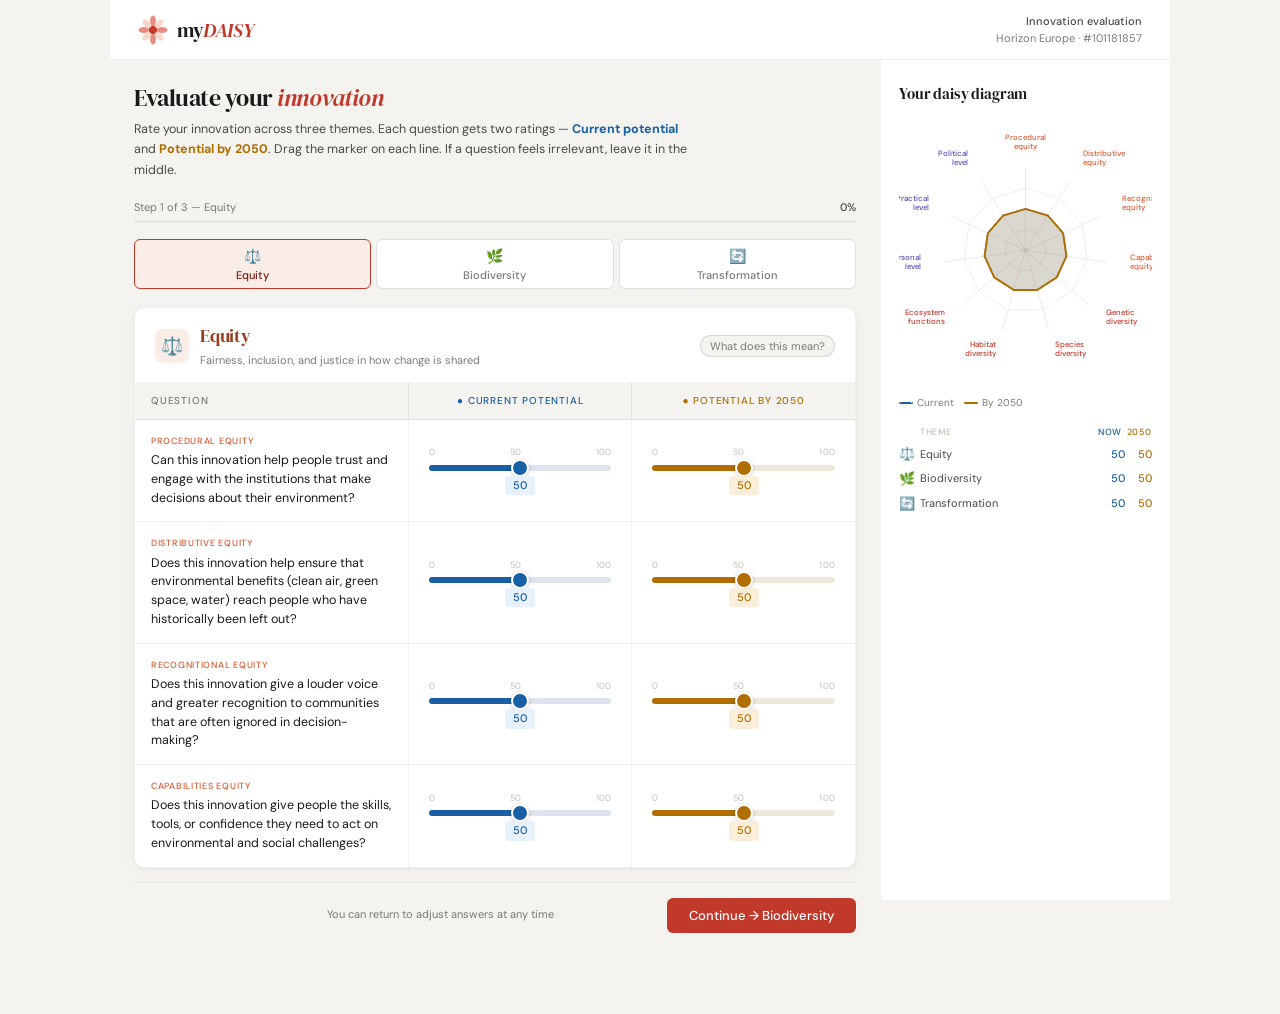
<file: design_form2.html>
<!DOCTYPE html>
<html lang="en">

<head>
  <meta charset="UTF-8">
  <meta name="viewport" content="width=device-width, initial-scale=1.0">
  <title>DAISY — Evaluate Your Innovation</title>
  <link rel="preconnect" href="https://fonts.googleapis.com">
  <link rel="preconnect" href="https://fonts.gstatic.com" crossorigin>
  <link
    href="https://fonts.googleapis.com/css2?family=DM+Sans:opsz,wght@9..40,300;9..40,400;9..40,500&family=DM+Serif+Display:ital@0;1&display=swap"
    rel="stylesheet">
  <style>
    *,
    *::before,
    *::after {
      box-sizing: border-box;
      margin: 0;
      padding: 0
    }

    :root {
      --green: #C0392B;
      --green-dark: #7B1A0D;
      --green-light: #FAECE7;
      --green-mid: #E07060;
      --coral: #D85A30;
      --coral-light: #FAECE7;
      --coral-dark: #993C1D;
      --purple: #534AB7;
      --purple-light: #EEEDFE;
      --purple-dark: #26215C;
      --now: #185FA5;
      --now-light: #E6F1FB;
      --fut: #B06D00;
      --fut-light: #FAEEDA;
      --ink: #1a1a18;
      --ink2: #4a4a46;
      --ink3: #7a7a74;
      --ink4: #c2c0b6;
      --bg: #f4f3ef;
      --surface: #ffffff;
      --border: rgba(0, 0, 0, 0.12);
      --border2: rgba(0, 0, 0, 0.06);
      --r: 10px;
      --rsm: 6px;
    }

    html {
      font-size: 16px
    }

    body {
      font-family: 'DM Sans', sans-serif;
      background: var(--bg);
      color: var(--ink);
      line-height: 1.6;
      min-height: 100vh
    }

    .page {
      display: grid;
      grid-template-columns: 1fr 290px;
      grid-template-rows: 60px 1fr;
      max-width: 1060px;
      margin: 0 auto;
      min-height: 100vh;
    }

    header {
      grid-column: 1/-1;
      display: flex;
      align-items: center;
      justify-content: space-between;
      padding: 0 28px;
      background: var(--surface);
      border-bottom: 1px solid var(--border2);
    }

    .logo {
      display: flex;
      align-items: center;
      gap: 9px;
      text-decoration: none
    }

    .logo-text {
      font-family: 'DM Serif Display', serif;
      font-size: 20px;
      color: var(--ink);
      letter-spacing: -.02em
    }

    .logo-text em {
      font-style: italic;
      color: var(--green)
    }

    .hdr-meta {
      font-size: 11px;
      color: var(--ink3);
      text-align: right;
      line-height: 1.5
    }

    .hdr-meta strong {
      color: var(--ink2);
      font-weight: 500
    }

    main {
      padding: 24px 24px 80px;
      overflow-y: auto
    }

    aside {
      background: var(--surface);
      border-left: 1px solid var(--border2);
      padding: 22px 18px;
      position: sticky;
      top: 0;
      height: calc(100vh - 60px);
      overflow-y: auto;
      display: flex;
      flex-direction: column;
      gap: 14px;
    }

    .intro {
      margin-bottom: 18px
    }

    .intro h1 {
      font-family: 'DM Serif Display', serif;
      font-size: 24px;
      font-weight: 400;
      letter-spacing: -.02em;
      line-height: 1.2;
      margin-bottom: 6px
    }

    .intro p {
      font-size: 12.5px;
      color: var(--ink2);
      max-width: 560px;
      line-height: 1.65
    }

    .prog-row {
      display: flex;
      justify-content: space-between;
      font-size: 11px;
      color: var(--ink3);
      margin-bottom: 4px
    }

    .prog-row strong {
      color: var(--ink2);
      font-weight: 500
    }

    .prog-track {
      height: 3px;
      background: var(--border2);
      border-radius: 99px;
      overflow: hidden;
      margin-bottom: 16px
    }

    .prog-fill {
      height: 100%;
      background: var(--green);
      border-radius: 99px;
      width: 0%;
      transition: width .4s
    }

    .steps {
      display: flex;
      gap: 5px;
      margin-bottom: 18px
    }

    .step {
      flex: 1;
      padding: 7px 8px 6px;
      border: 1px solid var(--border);
      border-radius: var(--rsm);
      background: var(--surface);
      font-family: 'DM Sans', sans-serif;
      font-size: 11px;
      font-weight: 500;
      color: var(--ink3);
      cursor: pointer;
      text-align: center;
      transition: all .18s;
      display: flex;
      flex-direction: column;
      align-items: center;
      gap: 3px
    }

    .step .ico {
      font-size: 14px
    }

    .step.active {
      border-color: var(--green);
      color: var(--green-dark);
      background: var(--green-light)
    }

    .step.done {
      border-color: var(--green-mid);
      background: var(--bg);
      color: var(--green-dark)
    }

    .card {
      background: var(--surface);
      border-radius: var(--r);
      border: 1px solid var(--border2);
      box-shadow: 0 1px 3px rgba(0, 0, 0, .05), 0 4px 14px rgba(0, 0, 0, .03);
      overflow: hidden;
      display: none;
      margin-bottom: 14px
    }

    .card.on {
      display: block
    }

    .card-head {
      display: flex;
      align-items: center;
      gap: 11px;
      padding: 14px 20px 12px;
      border-bottom: 1px solid var(--border2);
    }

    .theme-badge {
      width: 34px;
      height: 34px;
      border-radius: 8px;
      display: flex;
      align-items: center;
      justify-content: center;
      font-size: 18px;
      flex-shrink: 0
    }

    .theme-name {
      font-family: 'DM Serif Display', serif;
      font-size: 18px;
      font-weight: 400;
      letter-spacing: -.01em
    }

    .theme-sub {
      font-size: 11px;
      color: var(--ink3);
      margin-top: 1px
    }

    .tip-btn {
      margin-left: auto;
      font-family: 'DM Sans', sans-serif;
      font-size: 11px;
      padding: 3px 9px;
      border-radius: 99px;
      border: 1px solid var(--border);
      background: var(--bg);
      color: var(--ink3);
      cursor: pointer;
      flex-shrink: 0;
      transition: all .15s;
      white-space: nowrap
    }

    .tip-btn:hover {
      border-color: var(--ink3);
      color: var(--ink2)
    }

    .def {
      margin: 0 20px 0;
      padding: 10px 12px;
      background: var(--bg);
      border-radius: var(--rsm);
      border-left: 3px solid var(--border);
      font-size: 11px;
      color: var(--ink3);
      line-height: 1.6;
      display: none;
      margin-bottom: -1px;
    }

    .def.open {
      display: block
    }

    .q-table {
      width: 100%;
      border-collapse: collapse
    }

    .q-table thead tr th {
      padding: 10px 16px;
      font-size: 10px;
      font-weight: 500;
      text-transform: uppercase;
      letter-spacing: .08em;
      border-bottom: 1px solid var(--border);
      background: var(--bg);
    }

    .q-table thead tr th:first-child {
      text-align: left;
      color: var(--ink3);
      width: 38%;
    }

    .q-table thead tr th.col-now {
      color: var(--now);
      text-align: center;
      width: 31%;
      border-left: 1px solid var(--border2);
    }

    .q-table thead tr th.col-fut {
      color: var(--fut);
      text-align: center;
      width: 31%;
      border-left: 1px solid var(--border2);
    }

    .q-table tbody tr {
      border-bottom: 1px solid var(--border2)
    }

    .q-table tbody tr:last-child {
      border-bottom: none
    }

    .q-table tbody tr:hover td {
      background: rgba(0, 0, 0, .012)
    }

    .q-table td.q-cell {
      padding: 14px 16px;
      vertical-align: top;
    }

    .q-sub {
      font-size: 9px;
      font-weight: 500;
      text-transform: uppercase;
      letter-spacing: .08em;
      margin-bottom: 3px;
    }

    .q-text {
      font-size: 12.5px;
      color: var(--ink);
      line-height: 1.5
    }

    .q-table td.s-cell {
      padding: 14px 20px;
      vertical-align: middle;
      border-left: 1px solid var(--border2);
      text-align: center;
    }

    .track-wrap {
      display: flex;
      flex-direction: column;
      align-items: center;
      gap: 5px;
      width: 100%;
    }

    .track-labels {
      display: flex;
      justify-content: space-between;
      width: 100%;
      font-size: 9px;
      color: var(--ink4);
      letter-spacing: .02em;
    }

    .track-slider {
      width: 100%;
      display: flex;
      align-items: center;
    }

    input[type=range] {
      -webkit-appearance: none;
      appearance: none;
      width: 100%;
      height: 6px;
      border-radius: 99px;
      cursor: pointer;
      outline: none;
      margin: 0;
      border: none;
    }

    input[type=range].nr {
      background: linear-gradient(to right, var(--now) 50%, #dde4ed 50%);
    }

    input[type=range].fr {
      background: linear-gradient(to right, var(--fut) 50%, #ede8dc 50%);
    }

    input[type=range].nr::-webkit-slider-thumb {
      -webkit-appearance: none;
      width: 18px;
      height: 18px;
      border-radius: 50%;
      background: var(--now);
      border: 2px solid #fff;
      box-shadow: 0 1px 4px rgba(0, 0, 0, .2);
      cursor: pointer;
      transition: transform .1s;
    }

    input[type=range].nr:hover::-webkit-slider-thumb {
      transform: scale(1.1)
    }

    input[type=range].fr::-webkit-slider-thumb {
      -webkit-appearance: none;
      width: 18px;
      height: 18px;
      border-radius: 50%;
      background: var(--fut);
      border: 2px solid #fff;
      box-shadow: 0 1px 4px rgba(0, 0, 0, .2);
      cursor: pointer;
      transition: transform .1s;
    }

    input[type=range].fr:hover::-webkit-slider-thumb {
      transform: scale(1.1)
    }

    input[type=range]::-moz-range-track {
      height: 6px;
      border-radius: 99px;
      background: #e0ddd6
    }

    input[type=range].nr::-moz-range-progress {
      background: var(--now);
      border-radius: 99px
    }

    input[type=range].nr::-moz-range-thumb {
      width: 16px;
      height: 16px;
      border-radius: 50%;
      background: var(--now);
      border: 2px solid #fff;
      box-shadow: 0 1px 4px rgba(0, 0, 0, .2)
    }

    input[type=range].fr::-moz-range-progress {
      background: var(--fut);
      border-radius: 99px
    }

    input[type=range].fr::-moz-range-thumb {
      width: 16px;
      height: 16px;
      border-radius: 50%;
      background: var(--fut);
      border: 2px solid #fff;
      box-shadow: 0 1px 4px rgba(0, 0, 0, .2)
    }

    .track-val {
      font-size: 11px;
      font-weight: 500;
      padding: 1px 6px;
      border-radius: 4px;
      min-width: 30px;
      text-align: center;
    }

    .track-val.nv {
      color: var(--now);
      background: var(--now-light)
    }

    .track-val.fv {
      color: var(--fut);
      background: var(--fut-light)
    }

    .fnav {
      display: flex;
      justify-content: space-between;
      align-items: center;
      margin-top: 14px;
      padding-top: 14px;
      border-top: 1px solid var(--border2);
    }

    .btn-back {
      font-family: 'DM Sans', sans-serif;
      font-size: 13px;
      padding: 9px 18px;
      border-radius: var(--rsm);
      border: 1px solid var(--border);
      background: var(--surface);
      color: var(--ink2);
      cursor: pointer;
      transition: all .15s
    }

    .btn-back:hover {
      border-color: var(--ink3);
      color: var(--ink)
    }

    .btn-next {
      font-family: 'DM Sans', sans-serif;
      font-size: 13px;
      font-weight: 500;
      padding: 9px 22px;
      border-radius: var(--rsm);
      border: none;
      background: var(--green);
      color: #fff;
      cursor: pointer;
      transition: all .15s
    }

    .btn-next:hover {
      background: var(--green-dark)
    }

    .nav-hint {
      font-size: 11px;
      color: var(--ink3)
    }

    .submit {
      display: none;
      background: var(--surface);
      border-radius: var(--r);
      border: 1px solid var(--border2);
      box-shadow: 0 1px 3px rgba(0, 0, 0, .05), 0 4px 14px rgba(0, 0, 0, .03);
      padding: 30px;
      text-align: center;
      margin-bottom: 14px
    }

    .submit.on {
      display: block
    }

    .submit h2 {
      font-family: 'DM Serif Display', serif;
      font-size: 22px;
      font-weight: 400;
      margin-bottom: 7px;
      letter-spacing: -.01em
    }

    .submit p {
      font-size: 13px;
      color: var(--ink2);
      margin-bottom: 18px
    }

    .btn-sub {
      font-family: 'DM Sans', sans-serif;
      font-size: 14px;
      font-weight: 500;
      padding: 11px 30px;
      border-radius: var(--rsm);
      border: none;
      background: var(--green);
      color: #fff;
      cursor: pointer;
      transition: all .2s
    }

    .btn-sub:hover {
      background: var(--green-dark);
      transform: translateY(-1px)
    }

    .sb-title {
      font-family: 'DM Serif Display', serif;
      font-size: 15px;
      font-weight: 400;
      color: var(--ink);
      letter-spacing: -.01em
    }

    .radar-wrap {
      width: 100%;
      aspect-ratio: 1
    }

    .radar-wrap svg {
      width: 100%;
      height: 100%
    }

    .sb-legend {
      display: flex;
      gap: 10px;
      font-size: 10px;
      color: var(--ink3)
    }

    .leg {
      display: flex;
      align-items: center;
      gap: 4px
    }

    .leg-line {
      width: 14px;
      height: 2px;
      border-radius: 99px
    }

    .leg-dash {
      height: 0;
      border-top: 2px dashed var(--now)
    }

    .dlist {
      display: flex;
      flex-direction: column;
      gap: 4px
    }

    .drow {
      display: grid;
      grid-template-columns: 16px 1fr auto auto;
      align-items: center;
      gap: 5px;
      font-size: 11px
    }

    .drow.hdr {
      font-size: 9px;
      font-weight: 500;
      text-transform: uppercase;
      letter-spacing: .06em;
      color: var(--ink4);
      margin-bottom: 1px
    }

    .dname {
      color: var(--ink2)
    }

    .dnow {
      color: var(--now);
      font-weight: 500;
      min-width: 22px;
      text-align: right
    }

    .dfut {
      color: var(--fut);
      font-weight: 500;
      min-width: 22px;
      text-align: right
    }

    @media(max-width:700px) {
      .page {
        grid-template-columns: 1fr;
        grid-template-rows: 56px 1fr
      }

      aside {
        display: none
      }

      main {
        padding: 14px 12px 60px
      }
    }
  </style>
</head>

<body>
  <div class="page">

    <header>
      <a href="https://mydaisy.eu" class="logo" target="_blank">
        <svg width="30" height="30" viewBox="0 0 36 36" fill="none">
          <circle cx="18" cy="18" r="5" fill="#C0392B" />
          <ellipse cx="18" cy="7" rx="3.5" ry="6.5" fill="#E07060" opacity=".8" />
          <ellipse cx="18" cy="29" rx="3.5" ry="6.5" fill="#E07060" opacity=".8" />
          <ellipse cx="7" cy="18" rx="6.5" ry="3.5" fill="#E07060" opacity=".8" />
          <ellipse cx="29" cy="18" rx="6.5" ry="3.5" fill="#E07060" opacity=".8" />
          <ellipse cx="10.5" cy="10.5" rx="3.5" ry="6.5" transform="rotate(-45 10.5 10.5)" fill="#F5C4B3"
            opacity=".7" />
          <ellipse cx="25.5" cy="10.5" rx="3.5" ry="6.5" transform="rotate(45 25.5 10.5)" fill="#F5C4B3" opacity=".7" />
          <ellipse cx="10.5" cy="25.5" rx="3.5" ry="6.5" transform="rotate(45 10.5 25.5)" fill="#F5C4B3" opacity=".7" />
          <ellipse cx="25.5" cy="25.5" rx="3.5" ry="6.5" transform="rotate(-45 25.5 25.5)" fill="#F5C4B3"
            opacity=".7" />
        </svg>
        <span class="logo-text">my<em>DAISY</em></span>
      </a>
      <div class="hdr-meta"><strong>Innovation evaluation</strong><br>Horizon Europe · #101181857</div>
    </header>

    <main>

      <div class="intro">
        <h1>Evaluate your <em style="font-style:italic;color:var(--green)">innovation</em></h1>
        <p>Rate your innovation across three themes. Each question gets two ratings — <strong
            style="color:var(--now)">Current potential</strong> and <strong style="color:var(--fut)">Potential by
            2050</strong>. Drag the marker on each line. If a question feels irrelevant, leave it in the middle.</p>
      </div>

      <div class="prog-row"><span id="ptxt">Step 1 of 3 — Equity</span><strong id="ppct">0%</strong></div>
      <div class="prog-track">
        <div class="prog-fill" id="pfill"></div>
      </div>

      <div class="steps">
        <button class="step active" id="sb0" onclick="go(0)"><span class="ico">⚖️</span>Equity</button>
        <button class="step" id="sb1" onclick="go(1)"><span class="ico">🌿</span>Biodiversity</button>
        <button class="step" id="sb2" onclick="go(2)"><span class="ico">🔄</span>Transformation</button>
      </div>

      <div class="card on" id="c0">
        <div class="card-head">
          <div class="theme-badge" style="background:var(--coral-light)">⚖️</div>
          <div>
            <div class="theme-name" style="color:var(--coral-dark)">Equity</div>
            <div class="theme-sub">Fairness, inclusion, and justice in how change is shared</div>
          </div>
          <button class="tip-btn" onclick="td('d0')">What does this mean?</button>
        </div>
        <div class="def" id="d0">
          <strong>Equity</strong> refers to justice and fairness in how decisions are made, how benefits and burdens are
          shared, and how people can participate in shaping change. It includes <em>procedural</em> equity (fair voice),
          <em>distributive</em> equity (fair sharing of benefits), <em>recognitional</em> equity (valuing different
          identities), and <em>capabilities</em> equity (freedom and skills to act).
          <br><em style="font-size:10px">Sources: EEA, 2024; Langemeyer &amp; Connolly, 2020; Wijsman &amp;
            Berbés-Blázquez, 2022</em>
        </div>
        <table class="q-table">
          <thead>
            <tr>
              <th>Question</th>
              <th class="col-now">● Current potential</th>
              <th class="col-fut">● Potential by 2050</th>
            </tr>
          </thead>
          <tbody>
            <tr>
              <td class="q-cell">
                <div class="q-sub" style="color:var(--coral)">Procedural equity</div>
                <div class="q-text">Can this innovation help people trust and engage with the institutions that make
                  decisions about their environment?</div>
              </td>
              <td class="s-cell">
                <div class="track-wrap">
                  <div class="track-labels"><span>0</span><span>50</span><span>100</span></div>
                  <div class="track-slider"><input type="range" class="nr" min="0" max="100" value="50" step="1"
                      data-k="eq1n" oninput="sl(this)"></div><span class="track-val nv" id="v-eq1n">50</span>
                </div>
              </td>
              <td class="s-cell">
                <div class="track-wrap">
                  <div class="track-labels"><span>0</span><span>50</span><span>100</span></div>
                  <div class="track-slider"><input type="range" class="fr" min="0" max="100" value="50" step="1"
                      data-k="eq1f" oninput="sl(this)"></div><span class="track-val fv" id="v-eq1f">50</span>
                </div>
              </td>
            </tr>
            <tr>
              <td class="q-cell">
                <div class="q-sub" style="color:var(--coral)">Distributive equity</div>
                <div class="q-text">Does this innovation help ensure that environmental benefits (clean air, green
                  space, water) reach people who have historically been left out?</div>
              </td>
              <td class="s-cell">
                <div class="track-wrap">
                  <div class="track-labels"><span>0</span><span>50</span><span>100</span></div>
                  <div class="track-slider"><input type="range" class="nr" min="0" max="100" value="50" step="1"
                      data-k="eq2n" oninput="sl(this)"></div><span class="track-val nv" id="v-eq2n">50</span>
                </div>
              </td>
              <td class="s-cell">
                <div class="track-wrap">
                  <div class="track-labels"><span>0</span><span>50</span><span>100</span></div>
                  <div class="track-slider"><input type="range" class="fr" min="0" max="100" value="50" step="1"
                      data-k="eq2f" oninput="sl(this)"></div><span class="track-val fv" id="v-eq2f">50</span>
                </div>
              </td>
            </tr>
            <tr>
              <td class="q-cell">
                <div class="q-sub" style="color:var(--coral)">Recognitional equity</div>
                <div class="q-text">Does this innovation give a louder voice and greater recognition to communities that
                  are often ignored in decision-making?</div>
              </td>
              <td class="s-cell">
                <div class="track-wrap">
                  <div class="track-labels"><span>0</span><span>50</span><span>100</span></div>
                  <div class="track-slider"><input type="range" class="nr" min="0" max="100" value="50" step="1"
                      data-k="eq3n" oninput="sl(this)"></div><span class="track-val nv" id="v-eq3n">50</span>
                </div>
              </td>
              <td class="s-cell">
                <div class="track-wrap">
                  <div class="track-labels"><span>0</span><span>50</span><span>100</span></div>
                  <div class="track-slider"><input type="range" class="fr" min="0" max="100" value="50" step="1"
                      data-k="eq3f" oninput="sl(this)"></div><span class="track-val fv" id="v-eq3f">50</span>
                </div>
              </td>
            </tr>
            <tr>
              <td class="q-cell">
                <div class="q-sub" style="color:var(--coral)">Capabilities equity</div>
                <div class="q-text">Does this innovation give people the skills, tools, or confidence they need to act
                  on environmental and social challenges?</div>
              </td>
              <td class="s-cell">
                <div class="track-wrap">
                  <div class="track-labels"><span>0</span><span>50</span><span>100</span></div>
                  <div class="track-slider"><input type="range" class="nr" min="0" max="100" value="50" step="1"
                      data-k="eq4n" oninput="sl(this)"></div><span class="track-val nv" id="v-eq4n">50</span>
                </div>
              </td>
              <td class="s-cell">
                <div class="track-wrap">
                  <div class="track-labels"><span>0</span><span>50</span><span>100</span></div>
                  <div class="track-slider"><input type="range" class="fr" min="0" max="100" value="50" step="1"
                      data-k="eq4f" oninput="sl(this)"></div><span class="track-val fv" id="v-eq4f">50</span>
                </div>
              </td>
            </tr>
          </tbody>
        </table>
      </div>

      <div class="card" id="c1">
        <div class="card-head">
          <div class="theme-badge" style="background:var(--green-light)">🌿</div>
          <div>
            <div class="theme-name" style="color:var(--green-dark)">Biodiversity</div>
            <div class="theme-sub">How the innovation affects the variety of life and ecosystems</div>
          </div>
          <button class="tip-btn" onclick="td('d1')">What does this mean?</button>
        </div>
        <div class="def" id="d1">
          <strong>Biodiversity</strong> is the variety of life on Earth — the differences within species, between
          species, and across habitats and ecosystems. It sustains the health of the planet and provides essential
          services such as food, clean water, and climate stability.
          <br><em style="font-size:10px">Source: IPBES, 2024</em>
        </div>
        <table class="q-table">
          <thead>
            <tr>
              <th>Question</th>
              <th class="col-now">● Current potential</th>
              <th class="col-fut">● Potential by 2050</th>
            </tr>
          </thead>
          <tbody>
            <tr>
              <td class="q-cell">
                <div class="q-sub" style="color:var(--green)">Genetic diversity</div>
                <div class="q-text">Could this innovation help preserve or increase the genetic variety within plant and
                  animal populations?</div>
              </td>
              <td class="s-cell">
                <div class="track-wrap">
                  <div class="track-labels"><span>0</span><span>50</span><span>100</span></div>
                  <div class="track-slider"><input type="range" class="nr" min="0" max="100" value="50" step="1"
                      data-k="bi1n" oninput="sl(this)"></div><span class="track-val nv" id="v-bi1n">50</span>
                </div>
              </td>
              <td class="s-cell">
                <div class="track-wrap">
                  <div class="track-labels"><span>0</span><span>50</span><span>100</span></div>
                  <div class="track-slider"><input type="range" class="fr" min="0" max="100" value="50" step="1"
                      data-k="bi1f" oninput="sl(this)"></div><span class="track-val fv" id="v-bi1f">50</span>
                </div>
              </td>
            </tr>
            <tr>
              <td class="q-cell">
                <div class="q-sub" style="color:var(--green)">Species diversity</div>
                <div class="q-text">Could this innovation lead to more species — or protect existing ones — in the
                  affected area?</div>
              </td>
              <td class="s-cell">
                <div class="track-wrap">
                  <div class="track-labels"><span>0</span><span>50</span><span>100</span></div>
                  <div class="track-slider"><input type="range" class="nr" min="0" max="100" value="50" step="1"
                      data-k="bi2n" oninput="sl(this)"></div><span class="track-val nv" id="v-bi2n">50</span>
                </div>
              </td>
              <td class="s-cell">
                <div class="track-wrap">
                  <div class="track-labels"><span>0</span><span>50</span><span>100</span></div>
                  <div class="track-slider"><input type="range" class="fr" min="0" max="100" value="50" step="1"
                      data-k="bi2f" oninput="sl(this)"></div><span class="track-val fv" id="v-bi2f">50</span>
                </div>
              </td>
            </tr>
            <tr>
              <td class="q-cell">
                <div class="q-sub" style="color:var(--green)">Habitat diversity</div>
                <div class="q-text">Could this innovation create or restore a greater variety of natural habitats (e.g.
                  wetlands, meadows, forests)?</div>
              </td>
              <td class="s-cell">
                <div class="track-wrap">
                  <div class="track-labels"><span>0</span><span>50</span><span>100</span></div>
                  <div class="track-slider"><input type="range" class="nr" min="0" max="100" value="50" step="1"
                      data-k="bi3n" oninput="sl(this)"></div><span class="track-val nv" id="v-bi3n">50</span>
                </div>
              </td>
              <td class="s-cell">
                <div class="track-wrap">
                  <div class="track-labels"><span>0</span><span>50</span><span>100</span></div>
                  <div class="track-slider"><input type="range" class="fr" min="0" max="100" value="50" step="1"
                      data-k="bi3f" oninput="sl(this)"></div><span class="track-val fv" id="v-bi3f">50</span>
                </div>
              </td>
            </tr>
            <tr>
              <td class="q-cell">
                <div class="q-sub" style="color:var(--green)">Ecosystem functions</div>
                <div class="q-text">Could this innovation strengthen how ecosystems function together — like
                  pollination, water filtering, or carbon storage?</div>
              </td>
              <td class="s-cell">
                <div class="track-wrap">
                  <div class="track-labels"><span>0</span><span>50</span><span>100</span></div>
                  <div class="track-slider"><input type="range" class="nr" min="0" max="100" value="50" step="1"
                      data-k="bi4n" oninput="sl(this)"></div><span class="track-val nv" id="v-bi4n">50</span>
                </div>
              </td>
              <td class="s-cell">
                <div class="track-wrap">
                  <div class="track-labels"><span>0</span><span>50</span><span>100</span></div>
                  <div class="track-slider"><input type="range" class="fr" min="0" max="100" value="50" step="1"
                      data-k="bi4f" oninput="sl(this)"></div><span class="track-val fv" id="v-bi4f">50</span>
                </div>
              </td>
            </tr>
          </tbody>
        </table>
      </div>

      <div class="card" id="c2">
        <div class="card-head">
          <div class="theme-badge" style="background:var(--purple-light)">🔄</div>
          <div>
            <div class="theme-name" style="color:var(--purple-dark)">Transformation</div>
            <div class="theme-sub">Deep, system-wide change across personal, practical, and political levels</div>
          </div>
          <button class="tip-btn" onclick="td('d2')">What does this mean?</button>
        </div>
        <div class="def" id="d2">
          <strong>Transformation</strong> means deep, system-wide social change — new ways of thinking, acting, and
          organising societies. Innovations can trigger transformation at three levels: the <em>personal</em> (values
          and mindsets), the <em>practical</em> (new actions and technologies), and the <em>political</em>
          (institutional and structural change).
          <br><em style="font-size:10px">Sources: IPBES, 2024; O'Brien, 2018</em>
        </div>
        <table class="q-table">
          <thead>
            <tr>
              <th>Question</th>
              <th class="col-now">● Current potential</th>
              <th class="col-fut">● Potential by 2050</th>
            </tr>
          </thead>
          <tbody>
            <tr>
              <td class="q-cell">
                <div class="q-sub" style="color:var(--purple)">Personal level — mindsets</div>
                <div class="q-text">Could this innovation genuinely shift how individuals think or feel about
                  sustainability and nature — not just inform, but change values?</div>
              </td>
              <td class="s-cell">
                <div class="track-wrap">
                  <div class="track-labels"><span>0</span><span>50</span><span>100</span></div>
                  <div class="track-slider"><input type="range" class="nr" min="0" max="100" value="50" step="1"
                      data-k="tr1n" oninput="sl(this)"></div><span class="track-val nv" id="v-tr1n">50</span>
                </div>
              </td>
              <td class="s-cell">
                <div class="track-wrap">
                  <div class="track-labels"><span>0</span><span>50</span><span>100</span></div>
                  <div class="track-slider"><input type="range" class="fr" min="0" max="100" value="50" step="1"
                      data-k="tr1f" oninput="sl(this)"></div><span class="track-val fv" id="v-tr1f">50</span>
                </div>
              </td>
            </tr>
            <tr>
              <td class="q-cell">
                <div class="q-sub" style="color:var(--purple)">Practical level — actions</div>
                <div class="q-text">Could this innovation spark new behaviours, technologies, or practices that
                  meaningfully address social or environmental problems?</div>
              </td>
              <td class="s-cell">
                <div class="track-wrap">
                  <div class="track-labels"><span>0</span><span>50</span><span>100</span></div>
                  <div class="track-slider"><input type="range" class="nr" min="0" max="100" value="50" step="1"
                      data-k="tr2n" oninput="sl(this)"></div><span class="track-val nv" id="v-tr2n">50</span>
                </div>
              </td>
              <td class="s-cell">
                <div class="track-wrap">
                  <div class="track-labels"><span>0</span><span>50</span><span>100</span></div>
                  <div class="track-slider"><input type="range" class="fr" min="0" max="100" value="50" step="1"
                      data-k="tr2f" oninput="sl(this)"></div><span class="track-val fv" id="v-tr2f">50</span>
                </div>
              </td>
            </tr>
            <tr>
              <td class="q-cell">
                <div class="q-sub" style="color:var(--purple)">Political level — systems</div>
                <div class="q-text">Could this innovation influence laws, policies, or institutional norms in ways that
                  support long-term sustainability?</div>
              </td>
              <td class="s-cell">
                <div class="track-wrap">
                  <div class="track-labels"><span>0</span><span>50</span><span>100</span></div>
                  <div class="track-slider"><input type="range" class="nr" min="0" max="100" value="50" step="1"
                      data-k="tr3n" oninput="sl(this)"></div><span class="track-val nv" id="v-tr3n">50</span>
                </div>
              </td>
              <td class="s-cell">
                <div class="track-wrap">
                  <div class="track-labels"><span>0</span><span>50</span><span>100</span></div>
                  <div class="track-slider"><input type="range" class="fr" min="0" max="100" value="50" step="1"
                      data-k="tr3f" oninput="sl(this)"></div><span class="track-val fv" id="v-tr3f">50</span>
                </div>
              </td>
            </tr>
          </tbody>
        </table>
      </div>

      <div class="submit" id="csub">
        <h2>Your daisy is ready 🌼</h2>
        <p>You've answered all 11 questions across both timepoints.<br>Review your diagram on the right, then submit
          when you're ready.</p>
        <button class="btn-sub" onclick="submitForm()">Submit evaluation →</button>
      </div>

      <div class="fnav">
        <button class="btn-back" id="bback" onclick="goBack()" style="visibility:hidden">← Back</button>
        <span class="nav-hint" id="nhint">You can return to adjust answers at any time</span>
        <button class="btn-next" id="bnext" onclick="goNext()">Continue → <span id="nlbl">Biodiversity</span></button>
      </div>

    </main>

    <aside>
      <div class="sb-title">Your daisy diagram</div>
      <div class="radar-wrap">
        <svg id="rsvg" viewBox="0 0 260 260" xmlns="http://www.w3.org/2000/svg">
          <polygon id="rg25" fill="none" stroke="#e0ddd6" stroke-width=".5" points="" />
          <polygon id="rg50" fill="none" stroke="#e0ddd6" stroke-width=".5" points="" />
          <polygon id="rg75" fill="none" stroke="#e0ddd6" stroke-width=".5" points="" />
          <g id="raxes" stroke="#d8d6cf" stroke-width=".5"></g>
          <polygon id="pnow" fill="#185FA5" fill-opacity=".13" stroke="#185FA5" stroke-width="1.5"
            stroke-dasharray="4 3" stroke-opacity=".7" points="" />
          <polygon id="pfut" fill="#B06D00" fill-opacity=".15" stroke="#B06D00" stroke-width="2" points="" />
          <g id="rlbls" font-size="8" font-family="DM Sans,sans-serif" fill="#8a8a84" text-anchor="middle"></g>
          <circle cx="130" cy="130" r="2.5" fill="#c2c0b6" />
        </svg>
      </div>
      <div class="sb-legend">
        <div class="leg">
          <div class="leg-line leg-dash"></div><span>Current</span>
        </div>
        <div class="leg">
          <div class="leg-line" style="background:var(--fut)"></div><span>By 2050</span>
        </div>
      </div>
      <div class="dlist" id="dlist"></div>
    </aside>

  </div>

  <script>
    const V = {
      eq1n: 50, eq1f: 50, eq2n: 50, eq2f: 50, eq3n: 50, eq3f: 50, eq4n: 50, eq4f: 50,
      bi1n: 50, bi1f: 50, bi2n: 50, bi2f: 50, bi3n: 50, bi3f: 50, bi4n: 50, bi4f: 50,
      tr1n: 50, tr1f: 50, tr2n: 50, tr2f: 50, tr3n: 50, tr3f: 50
    };

    const SPOKES = [
      { n: 'eq1', lbl: 'Procedural\nequity', c: '#D85A30' },
      { n: 'eq2', lbl: 'Distributive\nequity', c: '#D85A30' },
      { n: 'eq3', lbl: 'Recognitional\nequity', c: '#D85A30' },
      { n: 'eq4', lbl: 'Capabilities\nequity', c: '#D85A30' },
      { n: 'bi1', lbl: 'Genetic\ndiversity', c: '#C0392B' },
      { n: 'bi2', lbl: 'Species\ndiversity', c: '#C0392B' },
      { n: 'bi3', lbl: 'Habitat\ndiversity', c: '#C0392B' },
      { n: 'bi4', lbl: 'Ecosystem\nfunctions', c: '#C0392B' },
      { n: 'tr1', lbl: 'Personal\nlevel', c: '#534AB7' },
      { n: 'tr2', lbl: 'Practical\nlevel', c: '#534AB7' },
      { n: 'tr3', lbl: 'Political\nlevel', c: '#534AB7' },
    ];
    const N = SPOKES.length, CX = 130, CY = 130, R = 85;

    function angle(i) { return (Math.PI * 2 * i / N) - Math.PI / 2 }
    function pt(i, pct) { const a = angle(i); return { x: CX + pct * R * Math.cos(a), y: CY + pct * R * Math.sin(a) } }
    function poly(pcts) { return pcts.map((p, i) => { const q = pt(i, p); return q.x + ',' + q.y }).join(' ') }

    function buildSkeleton() {
      const ax = document.getElementById('raxes');
      const lb = document.getElementById('rlbls');
      SPOKES.forEach((s, i) => {
        const tip = pt(i, 1);
        const ln = document.createElementNS('http://www.w3.org/2000/svg', 'line');
        ln.setAttribute('x1', CX); ln.setAttribute('y1', CY); ln.setAttribute('x2', tip.x); ln.setAttribute('y2', tip.y);
        ax.appendChild(ln);
        const lp = pt(i, 1.28);
        const lines = s.lbl.split('\n');
        const txt = document.createElementNS('http://www.w3.org/2000/svg', 'text');
        txt.setAttribute('x', lp.x); txt.setAttribute('y', lp.y - (lines.length - 1) * 5);
        txt.setAttribute('fill', s.c); txt.setAttribute('font-weight', '500');
        const ta = lp.x < CX - 8 ? 'end' : lp.x > CX + 8 ? 'start' : 'middle';
        txt.setAttribute('text-anchor', ta);
        lines.forEach((ln2, li) => {
          const ts = document.createElementNS('http://www.w3.org/2000/svg', 'tspan');
          ts.setAttribute('x', lp.x); ts.setAttribute('dy', li === 0 ? 0 : '1.15em'); ts.textContent = ln2;
          txt.appendChild(ts);
        });
        lb.appendChild(txt);
      });
      [.25, .5, .75].forEach((p, ri) => {
        document.getElementById(['rg25', 'rg50', 'rg75'][ri]).setAttribute('points', poly(SPOKES.map(() => p)));
      });
    }

    function updateRadar() {
      document.getElementById('pnow').setAttribute('points', poly(SPOKES.map(s => V[s.n + 'n'] / 100)));
      document.getElementById('pfut').setAttribute('points', poly(SPOKES.map(s => V[s.n + 'f'] / 100)));
      updateDelta();
    }

    const GROUPS = [
      { ico: '⚖️', lbl: 'Equity', ks: ['eq1', 'eq2', 'eq3', 'eq4'] },
      { ico: '🌿', lbl: 'Biodiversity', ks: ['bi1', 'bi2', 'bi3', 'bi4'] },
      { ico: '🔄', lbl: 'Transformation', ks: ['tr1', 'tr2', 'tr3'] },
    ];
    function gavg(ks, suf) { return Math.round(ks.reduce((s, k) => s + V[k + suf], 0) / ks.length) }
    function updateDelta() {
      const dl = document.getElementById('dlist');
      dl.innerHTML = '<div class="drow hdr"><span></span><span>Theme</span><span class="dnow">Now</span><span class="dfut">2050</span></div>';
      GROUPS.forEach(g => {
        const r = document.createElement('div'); r.className = 'drow';
        r.innerHTML = `<span style="font-size:13px">${g.ico}</span><span class="dname">${g.lbl}</span><span class="dnow">${gavg(g.ks, 'n')}</span><span class="dfut">${gavg(g.ks, 'f')}</span>`;
        dl.appendChild(r);
      });
    }

    function sl(inp) {
      const k = inp.dataset.k, v = parseInt(inp.value);
      V[k] = v;
      document.getElementById('v-' + k).textContent = v;
      const pct = v + '%';
      const isNow = inp.classList.contains('nr');
      const filled = isNow ? 'var(--now)' : 'var(--fut)';
      const empty = isNow ? '#dde4ed' : '#ede8dc';
      inp.style.background = `linear-gradient(to right,${filled} ${pct},${empty} ${pct})`;
      updateRadar(); updateProg();
    }

    function td(id) { document.getElementById(id).classList.toggle('open') }

    let cur = 0;
    const STEPLBLS = ['Equity', 'Biodiversity', 'Transformation'];
    const NEXTLBLS = ['Biodiversity', 'Transformation', 'Review & submit'];

    function go(n) {
      [0, 1, 2].forEach(i => {
        document.getElementById('c' + i).classList.toggle('on', i === n);
        const b = document.getElementById('sb' + i);
        b.classList.remove('active', 'done');
        if (i === n) b.classList.add('active'); else if (i < n) b.classList.add('done');
      });
      document.getElementById('csub').classList.toggle('on', n === 3);
      document.getElementById('bback').style.visibility = n === 0 ? 'hidden' : 'visible';
      document.getElementById('bnext').style.display = n === 3 ? 'none' : '';
      if (n < 3) document.getElementById('nlbl').textContent = NEXTLBLS[n];
      document.getElementById('ptxt').textContent = n < 3 ? `Step ${n + 1} of 3 — ${STEPLBLS[n]}` : 'All done!';
      cur = n; updateProg(); window.scrollTo({ top: 0, behavior: 'smooth' });
    }
    function goNext() { if (cur < 3) go(cur + 1) }
    function goBack() { if (cur > 0) go(cur - 1) }

    function updateProg() {
      const moved = Object.values(V).filter(v => v !== 50).length;
      const pct = Math.round(moved / Object.keys(V).length * 100);
      document.getElementById('pfill').style.width = pct + '%';
      document.getElementById('ppct').textContent = pct + '%';
    }

    function submitForm() {
      console.log('Payload:', JSON.stringify(V, null, 2));
      alert('Submitted!\n\nIn production this POSTs to your PHP handler.\nAll 22 values are logged to the console.');
    }

    buildSkeleton(); updateRadar(); updateProg();
  </script>
</body>

</html>
</file>
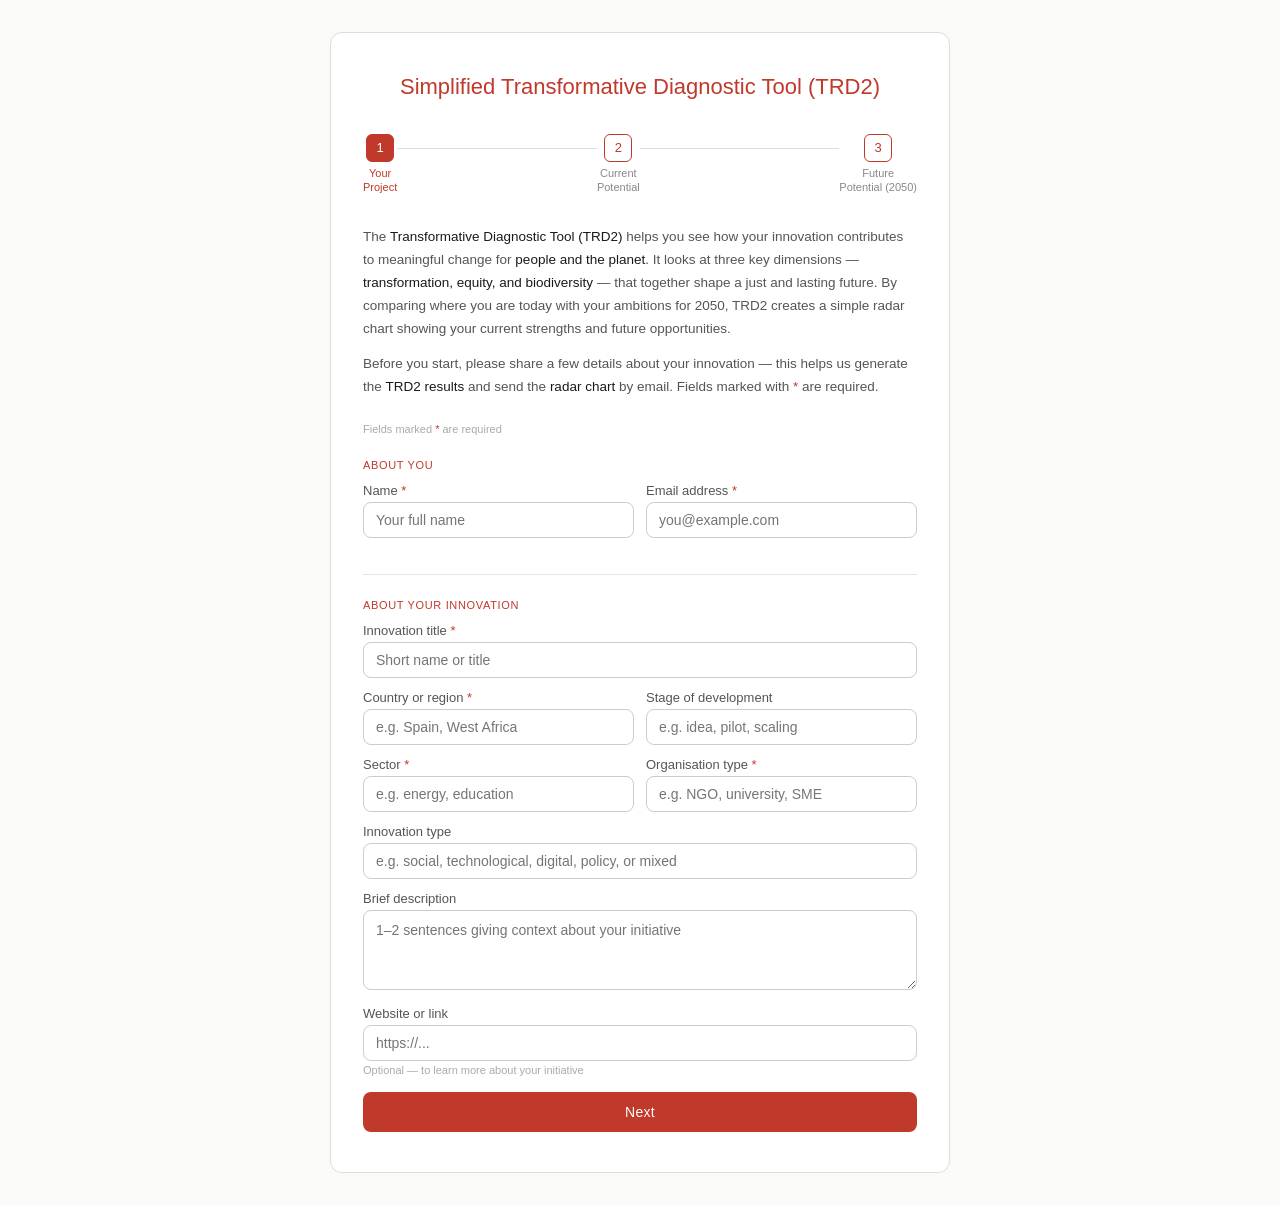
<file: form.html>
<!DOCTYPE html>
<html lang="en">

<head>
    <meta charset="UTF-8">
    <meta name="viewport" content="width=device-width, initial-scale=1.0">
    <title>TRD2 — Submit your innovation</title>
    <style>
        *,
        *::before,
        *::after {
            box-sizing: border-box;
            margin: 0;
            padding: 0;
        }

        body {
            font-family: -apple-system, BlinkMacSystemFont, 'Segoe UI', sans-serif;
            background: #fafaf8;
            color: #1a1a18;
            min-height: 100vh;
            padding: 2rem 1rem;
        }

        .wrap {
            max-width: 620px;
            margin: 0 auto;
            background: #fff;
            border: 0.5px solid #e0ddd5;
            border-radius: 12px;
            padding: 2.5rem 2rem;
        }

        h1 {
            text-align: center;
            font-size: 22px;
            font-weight: 500;
            color: #C0392B;
            margin-bottom: 2rem;
            line-height: 1.3;
        }

        .steps {
            display: flex;
            align-items: flex-start;
            margin-bottom: 2rem;
        }

        .step {
            display: flex;
            flex-direction: column;
            align-items: center;
            gap: 4px;
            z-index: 1;
        }

        .step-num {
            width: 28px;
            height: 28px;
            border-radius: 6px;
            border: 1.5px solid #C0392B;
            display: flex;
            align-items: center;
            justify-content: center;
            font-size: 13px;
            font-weight: 500;
            color: #C0392B;
            background: #fff;
        }

        .step-num.active {
            background: #C0392B;
            color: #fff;
        }

        .step-lbl {
            font-size: 11px;
            color: #888;
            text-align: center;
            line-height: 1.3;
        }

        .step-lbl.active {
            color: #C0392B;
            font-weight: 500;
        }

        .step-line {
            flex: 1;
            height: 1px;
            background: #ddd;
            margin-top: 14px;
        }

        .desc-block {
            margin-bottom: 1.5rem;
        }

        .desc-block p {
            font-size: 13.5px;
            color: #555;
            line-height: 1.7;
            margin-bottom: 0.75rem;
        }

        .desc-block p:last-child {
            margin-bottom: 0;
        }

        .desc-block strong {
            color: #1a1a18;
            font-weight: 500;
        }

        .req-note {
            font-size: 11px;
            color: #aaa;
            margin-bottom: 1.25rem;
        }

        .req-note span {
            color: #C0392B;
        }

        .section-label {
            font-size: 11px;
            font-weight: 500;
            letter-spacing: .06em;
            text-transform: uppercase;
            color: #C0392B;
            margin: 1.5rem 0 .75rem;
        }

        .section-label:first-of-type {
            margin-top: 0;
        }

        .field {
            margin-bottom: .75rem;
        }

        .field label {
            display: block;
            font-size: 13px;
            color: #555;
            margin-bottom: 4px;
        }

        .field label span {
            color: #C0392B;
        }

        .field input,
        .field textarea {
            width: 100%;
            background: #fff;
            border: 0.5px solid #ccc;
            border-radius: 8px;
            padding: 9px 12px;
            font-size: 14px;
            color: #1a1a18;
            outline: none;
            transition: border-color .15s;
            font-family: inherit;
        }

        .field input:focus,
        .field textarea:focus {
            border-color: #C0392B;
            box-shadow: 0 0 0 3px rgba(192, 57, 43, .08);
        }

        .field textarea {
            resize: vertical;
            min-height: 80px;
            line-height: 1.5;
        }

        .row {
            display: grid;
            grid-template-columns: 1fr 1fr;
            gap: .75rem;
        }

        .hint {
            font-size: 11px;
            color: #aaa;
            margin-top: 3px;
        }

        .divider {
            border: none;
            border-top: 0.5px solid #e8e5de;
            margin: 1.5rem 0;
        }

        .submit-btn {
            display: block;
            width: 100%;
            padding: 12px;
            background-color: #C0392B;
            border: none;
            border-radius: 8px;
            color: #fff;
            font-size: 14px;
            font-weight: 500;
            cursor: pointer;
            margin-top: 1rem;
            letter-spacing: .02em;
            font-family: inherit;
            transition: opacity .15s;
        }

        .submit-btn:hover {
            opacity: .88;
        }

        @media (max-width: 500px) {
            .row {
                grid-template-columns: 1fr;
            }

            .wrap {
                padding: 1.5rem 1rem;
            }
        }
    </style>
</head>

<body>
    <div class="wrap">
        <h1>Simplified Transformative Diagnostic Tool (TRD2)</h1>

        <div class="steps">
            <div class="step">
                <div class="step-num active">1</div>
                <div class="step-lbl active">Your<br>Project</div>
            </div>
            <div class="step-line"></div>
            <div class="step">
                <div class="step-num">2</div>
                <div class="step-lbl">Current<br>Potential</div>
            </div>
            <div class="step-line"></div>
            <div class="step">
                <div class="step-num">3</div>
                <div class="step-lbl">Future<br>Potential (2050)</div>
            </div>
        </div>

        <div class="desc-block">
            <p>The <strong>Transformative Diagnostic Tool (TRD2)</strong> helps you see how your innovation contributes
                to meaningful change for <strong>people and the planet</strong>. It looks at three key dimensions —
                <strong>transformation, equity, and biodiversity</strong> — that together shape a just and lasting
                future. By comparing where you are today with your ambitions for 2050, TRD2 creates a simple radar chart
                showing your current strengths and future opportunities.</p>
            <p>Before you start, please share a few details about your innovation — this helps us generate the
                <strong>TRD2 results</strong> and send the <strong>radar chart</strong> by email. Fields marked with
                <span style="color:#C0392B">*</span> are required.</p>
        </div>

        <p class="req-note">Fields marked <span>*</span> are required</p>

        <div class="section-label">About you</div>
        <div class="row">
            <div class="field">
                <label>Name <span>*</span></label>
                <input type="text" placeholder="Your full name">
            </div>
            <div class="field">
                <label>Email address <span>*</span></label>
                <input type="email" placeholder="you@example.com">
            </div>
        </div>

        <hr class="divider">
        <div class="section-label">About your innovation</div>

        <div class="field">
            <label>Innovation title <span>*</span></label>
            <input type="text" placeholder="Short name or title">
        </div>

        <div class="row">
            <div class="field">
                <label>Country or region <span>*</span></label>
                <input type="text" placeholder="e.g. Spain, West Africa">
            </div>
            <div class="field">
                <label>Stage of development</label>
                <input type="text" placeholder="e.g. idea, pilot, scaling">
            </div>
        </div>

        <div class="row">
            <div class="field">
                <label>Sector <span>*</span></label>
                <input type="text" placeholder="e.g. energy, education">
            </div>
            <div class="field">
                <label>Organisation type <span>*</span></label>
                <input type="text" placeholder="e.g. NGO, university, SME">
            </div>
        </div>

        <div class="field">
            <label>Innovation type</label>
            <input type="text" placeholder="e.g. social, technological, digital, policy, or mixed">
        </div>

        <div class="field">
            <label>Brief description</label>
            <textarea placeholder="1–2 sentences giving context about your initiative"></textarea>
        </div>

        <div class="field">
            <label>Website or link</label>
            <input type="url" placeholder="https://...">
            <div class="hint">Optional — to learn more about your initiative</div>
        </div>

        <button class="submit-btn">Next</button>
    </div>
</body>

</html>
</file>
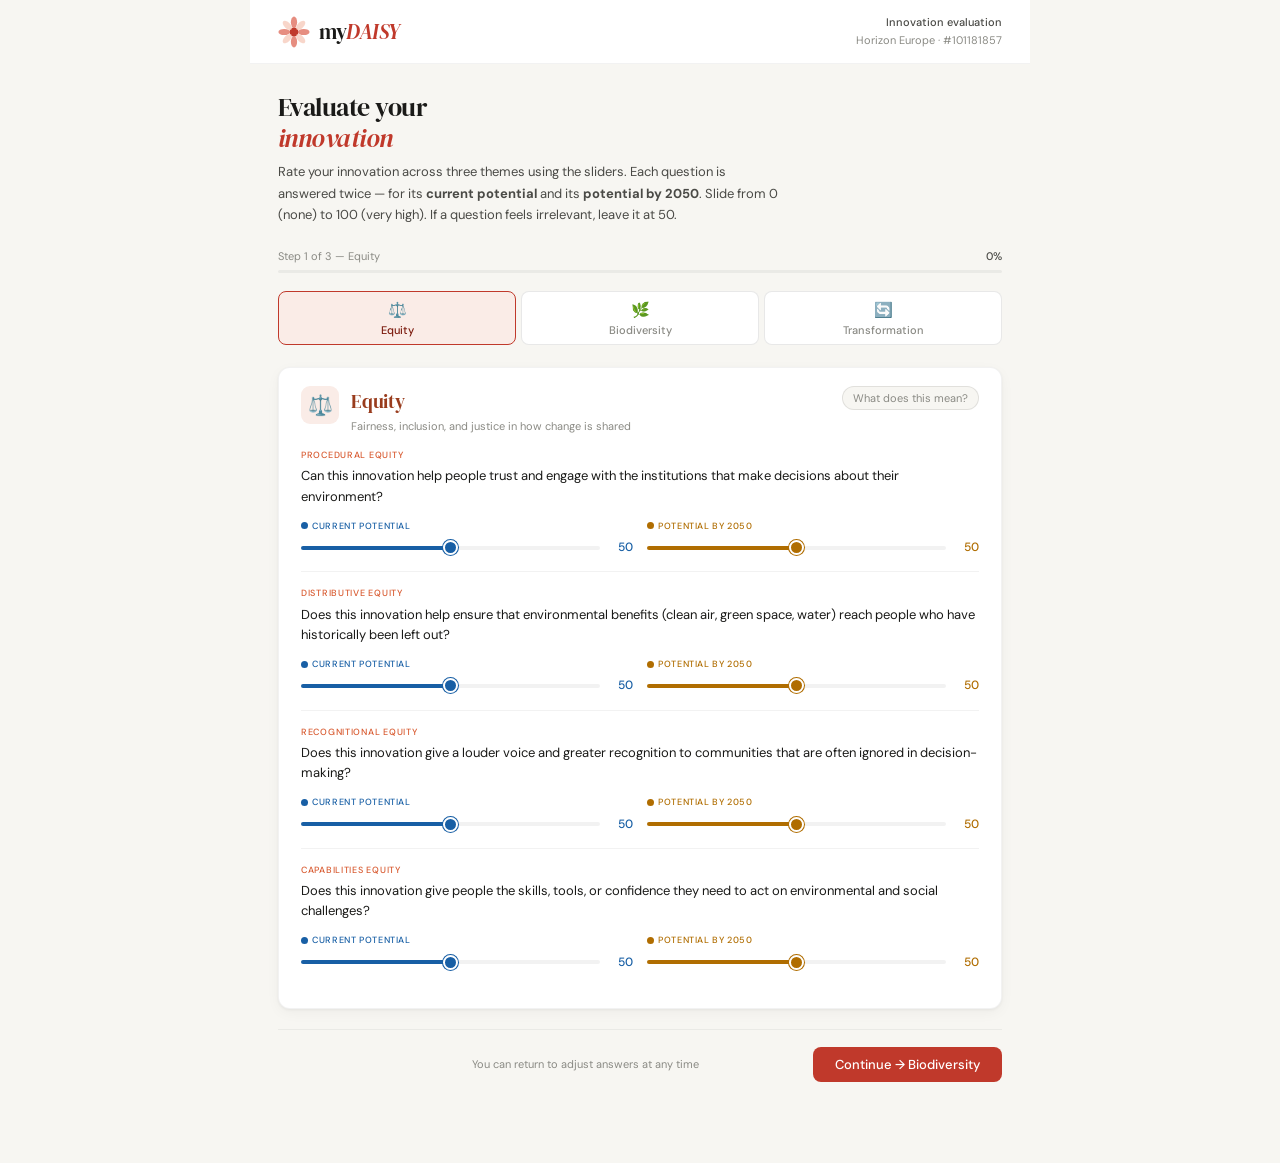
<file: pravi_task/design_form1.html>
<!DOCTYPE html>
<html lang="en">

<head>
  <meta charset="UTF-8">
  <meta name="viewport" content="width=device-width, initial-scale=1.0">
  <title>DAISY — Evaluate Your Innovation</title>
  <link rel="preconnect" href="https://fonts.googleapis.com">
  <link rel="preconnect" href="https://fonts.gstatic.com" crossorigin>
  <link
    href="https://fonts.googleapis.com/css2?family=DM+Sans:opsz,wght@9..40,300;9..40,400;9..40,500&family=DM+Serif+Display:ital@0;1&display=swap"
    rel="stylesheet">
  <style>
    *,
    *::before,
    *::after {
      box-sizing: border-box;
      margin: 0;
      padding: 0
    }

    :root {
      --red: #C0392B;
      --red-dark: #7B1A0D;
      --red-light: #FAECE7;
      --red-mid: #E07060;
      --coral: #D85A30;
      --coral-light: #FAECE7;
      --coral-dark: #993C1D;
      --purple: #534AB7;
      --purple-light: #EEEDFE;
      --purple-dark: #26215C;
      --now: #185FA5;
      --now-light: #E6F1FB;
      --fut: #B06D00;
      --fut-light: #FAEEDA;
      --ink: #1a1a18;
      --ink2: #4a4a46;
      --ink3: #8a8a84;
      --ink4: #c2c0b6;
      --bg: #f7f6f2;
      --surface: #ffffff;
      --border: rgba(0, 0, 0, 0.09);
      --border2: rgba(0, 0, 0, 0.05);
      --r: 12px;
      --rsm: 8px;
    }

    html {
      font-size: 16px
    }

    body {
      font-family: 'DM Sans', sans-serif;
      background: var(--bg);
      color: var(--ink);
      line-height: 1.6;
      min-height: 100vh
    }

    .page {
      display: grid;
      grid-template-columns: 1fr;
      grid-template-rows: 64px 1fr;
      max-width: 780px;
      margin: 0 auto;
      min-height: 100vh
    }

    header {
      grid-column: 1/-1;
      display: flex;
      align-items: center;
      justify-content: space-between;
      padding: 0 28px;
      background: var(--surface);
      border-bottom: 1px solid var(--border2);
    }

    .logo {
      display: flex;
      align-items: center;
      gap: 9px;
      text-decoration: none
    }

    .logo-text {
      font-family: 'DM Serif Display', serif;
      font-size: 21px;
      color: var(--ink);
      letter-spacing: -.02em
    }

    .logo-text em {
      font-style: italic;
      color: #C0392B;
    }

    .hdr-meta {
      font-size: 11px;
      color: var(--ink3);
      text-align: right
    }

    .hdr-meta strong {
      color: var(--ink2);
      font-weight: 500
    }

    main {
      padding: 28px 28px 80px;
      overflow-y: auto
    }

    .intro {
      margin-bottom: 22px
    }

    .intro h1 {
      font-family: 'DM Serif Display', serif;
      font-size: 26px;
      font-weight: 400;
      letter-spacing: -.02em;
      line-height: 1.2;
      margin-bottom: 7px
    }

    .intro p {
      font-size: 13px;
      color: var(--ink2);
      max-width: 500px;
      line-height: 1.65
    }

    .prog-row {
      display: flex;
      justify-content: space-between;
      font-size: 11px;
      color: var(--ink3);
      margin-bottom: 5px
    }

    .prog-row strong {
      color: var(--ink2);
      font-weight: 500
    }

    .prog-track {
      height: 3px;
      background: var(--border2);
      border-radius: 99px;
      overflow: hidden;
      margin-bottom: 18px
    }

    .prog-fill {
      height: 100%;
      background: #C0392B;
      border-radius: 99px;
      width: 0%;
      transition: width .4s
    }

    .steps {
      display: flex;
      gap: 5px;
      margin-bottom: 22px
    }

    .step {
      flex: 1;
      padding: 8px 8px 7px;
      border: 1px solid var(--border);
      border-radius: var(--rsm);
      background: var(--surface);
      font-family: 'DM Sans', sans-serif;
      font-size: 11px;
      font-weight: 500;
      color: var(--ink3);
      cursor: pointer;
      text-align: center;
      transition: all .18s;
      display: flex;
      flex-direction: column;
      align-items: center;
      gap: 3px
    }

    .step .ico {
      font-size: 15px
    }

    .step.active {
      border-color: #C0392B;
      color: #7B1A0D;
      background: #FAECE7;
    }

    .step.done {
      border-color: #E07060;
      background: var(--bg);
      color: #7B1A0D;
    }

    .card {
      background: var(--surface);
      border-radius: var(--r);
      border: 1px solid var(--border2);
      box-shadow: 0 1px 3px rgba(0, 0, 0, .05), 0 4px 14px rgba(0, 0, 0, .04);
      overflow: hidden;
      display: none
    }

    .card.on {
      display: block
    }

    .card-head {
      display: flex;
      align-items: flex-start;
      gap: 12px;
      padding: 18px 22px 14px
    }

    .theme-badge {
      width: 38px;
      height: 38px;
      border-radius: 9px;
      display: flex;
      align-items: center;
      justify-content: center;
      font-size: 20px;
      flex-shrink: 0
    }

    .theme-name {
      font-family: 'DM Serif Display', serif;
      font-size: 19px;
      font-weight: 400;
      letter-spacing: -.01em
    }

    .theme-sub {
      font-size: 11px;
      color: var(--ink3);
      margin-top: 2px;
      line-height: 1.4
    }

    .tip-btn {
      margin-left: auto;
      font-family: 'DM Sans', sans-serif;
      font-size: 11px;
      padding: 4px 10px;
      border-radius: 99px;
      border: 1px solid var(--border);
      background: var(--bg);
      color: var(--ink3);
      cursor: pointer;
      flex-shrink: 0;
      transition: all .15s;
      white-space: nowrap
    }

    .tip-btn:hover {
      border-color: var(--ink3);
      color: var(--ink2)
    }

    .def {
      margin: 0 22px 14px;
      padding: 11px 13px;
      background: var(--bg);
      border-radius: var(--rsm);
      border-left: 3px solid var(--border);
      font-size: 11px;
      color: var(--ink3);
      line-height: 1.6;
      display: none
    }

    .def.open {
      display: block
    }

    .qs {
      padding: 0 22px 22px
    }

    .q {
      padding: 14px 0;
      border-top: 1px solid var(--border2)
    }

    .q:first-child {
      border-top: none;
      padding-top: 0
    }

    .q-tag {
      font-size: 9px;
      font-weight: 500;
      text-transform: uppercase;
      letter-spacing: .08em;
      color: var(--ink4);
      margin-bottom: 4px
    }

    .q-text {
      font-size: 13px;
      color: var(--ink);
      line-height: 1.55;
      margin-bottom: 12px
    }

    .pair {
      display: grid;
      grid-template-columns: 1fr 1fr;
      gap: 14px
    }

    .pcol-label {
      font-size: 9px;
      font-weight: 500;
      text-transform: uppercase;
      letter-spacing: .07em;
      margin-bottom: 5px;
      display: flex;
      align-items: center;
      gap: 4px
    }

    .dot {
      width: 7px;
      height: 7px;
      border-radius: 50%;
      display: inline-block;
      flex-shrink: 0
    }

    .now-lbl {
      color: var(--now)
    }

    .fut-lbl {
      color: var(--fut)
    }

    .srow {
      display: flex;
      align-items: center;
      gap: 7px
    }

    .sval {
      font-size: 12px;
      font-weight: 500;
      min-width: 26px;
      text-align: right
    }

    .now-sval {
      color: var(--now)
    }

    .fut-sval {
      color: var(--fut)
    }

    input[type=range] {
      -webkit-appearance: none;
      appearance: none;
      flex: 1;
      height: 4px;
      border-radius: 99px;
      outline: none;
      cursor: pointer;
      background: var(--border2)
    }

    input[type=range].nr::-webkit-slider-thumb {
      -webkit-appearance: none;
      width: 15px;
      height: 15px;
      border-radius: 50%;
      background: var(--now);
      border: 2px solid #fff;
      box-shadow: 0 0 0 1px var(--now);
      cursor: pointer
    }

    input[type=range].fr::-webkit-slider-thumb {
      -webkit-appearance: none;
      width: 15px;
      height: 15px;
      border-radius: 50%;
      background: var(--fut);
      border: 2px solid #fff;
      box-shadow: 0 0 0 1px var(--fut);
      cursor: pointer
    }

    input[type=range].nr {
      background: linear-gradient(to right, var(--now) 50%, var(--border2) 50%)
    }

    input[type=range].fr {
      background: linear-gradient(to right, var(--fut) 50%, var(--border2) 50%)
    }

    .fnav {
      display: flex;
      justify-content: space-between;
      align-items: center;
      margin-top: 20px;
      padding-top: 16px;
      border-top: 1px solid var(--border2)
    }

    .btn-back {
      font-family: 'DM Sans', sans-serif;
      font-size: 13px;
      padding: 9px 18px;
      border-radius: var(--rsm);
      border: 1px solid var(--border);
      background: var(--surface);
      color: var(--ink2);
      cursor: pointer;
      transition: all .15s
    }

    .btn-back:hover {
      border-color: var(--ink3);
      color: var(--ink)
    }

    .btn-next {
      font-family: 'DM Sans', sans-serif;
      font-size: 13px;
      font-weight: 500;
      padding: 9px 22px;
      border-radius: var(--rsm);
      border: none;
      background: #C0392B;
      color: #fff;
      cursor: pointer;
      transition: all .15s
    }

    .btn-next:hover {
      background: #7B1A0D
    }

    .nav-hint {
      font-size: 11px;
      color: var(--ink3)
    }

    .submit {
      display: none;
      background: var(--surface);
      border-radius: var(--r);
      border: 1px solid var(--border2);
      box-shadow: 0 1px 3px rgba(0, 0, 0, .05), 0 4px 14px rgba(0, 0, 0, .04);
      padding: 32px;
      text-align: center
    }

    .submit.on {
      display: block
    }

    .submit h2 {
      font-family: 'DM Serif Display', serif;
      font-size: 24px;
      font-weight: 400;
      margin-bottom: 8px;
      letter-spacing: -.01em
    }

    .submit p {
      font-size: 13px;
      color: var(--ink2);
      margin-bottom: 20px
    }

    .btn-sub {
      font-family: 'DM Sans', sans-serif;
      font-size: 14px;
      font-weight: 500;
      padding: 12px 32px;
      border-radius: var(--rsm);
      border: none;
      background: #C0392B;
      color: #fff;
      cursor: pointer;
      transition: all .2s
    }

    .btn-sub:hover {
      background: #7B1A0D;
      transform: translateY(-1px)
    }

    @media(max-width:700px) {
      .page {
        grid-template-columns: 1fr;
        grid-template-rows: 56px 1fr
      }

      aside {
        display: none
      }

      main {
        padding: 16px 16px 70px
      }

      .pair {
        grid-template-columns: 1fr
      }
    }
  </style>
</head>

<body>
  <div class="page">

    <header>
      <a href="https://mydaisy.eu" class="logo" target="_blank">
        <svg width="32" height="32" viewBox="0 0 36 36" fill="none">
          <circle cx="18" cy="18" r="5" fill="#C0392B" />
          <ellipse cx="18" cy="7" rx="3.5" ry="6.5" fill="#E07060" opacity=".8" />
          <ellipse cx="18" cy="29" rx="3.5" ry="6.5" fill="#E07060" opacity=".8" />
          <ellipse cx="7" cy="18" rx="6.5" ry="3.5" fill="#E07060" opacity=".8" />
          <ellipse cx="29" cy="18" rx="6.5" ry="3.5" fill="#E07060" opacity=".8" />
          <ellipse cx="10.5" cy="10.5" rx="3.5" ry="6.5" transform="rotate(-45 10.5 10.5)" fill="#F5C4B3"
            opacity=".7" />
          <ellipse cx="25.5" cy="10.5" rx="3.5" ry="6.5" transform="rotate(45 25.5 10.5)" fill="#F5C4B3" opacity=".7" />
          <ellipse cx="10.5" cy="25.5" rx="3.5" ry="6.5" transform="rotate(45 10.5 25.5)" fill="#F5C4B3" opacity=".7" />
          <ellipse cx="25.5" cy="25.5" rx="3.5" ry="6.5" transform="rotate(-45 25.5 25.5)" fill="#F5C4B3"
            opacity=".7" />
        </svg>
        <span class="logo-text">my<em>DAISY</em></span>
      </a>
      <div class="hdr-meta"><strong>Innovation evaluation</strong><br>Horizon Europe · #101181857</div>
    </header>

    <main>
      <div class="intro">
        <h1>Evaluate your<br><em style="font-style:italic;color:#C0392B">innovation</em></h1>
        <p>Rate your innovation across three themes using the sliders. Each question is answered twice — for its
          <strong>current potential</strong> and its <strong>potential by 2050</strong>. Slide from 0 (none) to 100
          (very high). If a question feels irrelevant, leave it at 50.
        </p>
      </div>

      <div class="prog-row"><span id="ptxt">Step 1 of 3 — Equity</span><strong id="ppct">0%</strong></div>
      <div class="prog-track">
        <div class="prog-fill" id="pfill"></div>
      </div>

      <div class="steps">
        <button class="step active" id="sb0" onclick="go(0)"><span class="ico">⚖️</span>Equity</button>
        <button class="step" id="sb1" onclick="go(1)"><span class="ico">🌿</span>Biodiversity</button>
        <button class="step" id="sb2" onclick="go(2)"><span class="ico">🔄</span>Transformation</button>
      </div>

      <!-- EQUITY -->
      <div class="card on" id="c0">
        <div class="card-head">
          <div class="theme-badge" style="background:var(--coral-light)">⚖️</div>
          <div>
            <div class="theme-name" style="color:var(--coral-dark)">Equity</div>
            <div class="theme-sub">Fairness, inclusion, and justice in how change is shared</div>
          </div>
          <button class="tip-btn" onclick="td('d0')">What does this mean?</button>
        </div>
        <div class="def" id="d0">
          <strong>Equity</strong> refers to justice and fairness in how decisions are made, how benefits and burdens are
          shared, and how people can participate in shaping change. It includes: <em>procedural</em> equity (fair
          voice), <em>distributive</em> equity (fair sharing of benefits), <em>recognitional</em> equity (valuing
          different identities), and <em>capabilities</em> equity (freedom and skills to act).<br><br>
          <em>Sources: EEA, 2024; Langemeyer &amp; Connolly, 2020; Wijsman &amp; Berbés-Blázquez, 2022</em>
        </div>
        <div class="qs">
          <div class="q">
            <div class="q-tag" style="color:var(--coral)">Procedural equity</div>
            <div class="q-text">Can this innovation help people trust and engage with the institutions that make
              decisions about their environment?</div>
            <div class="pair">
              <div>
                <div class="pcol-label now-lbl"><span class="dot" style="background:var(--now)"></span>Current potential
                </div>
                <div class="srow"><input type="range" class="nr" min="0" max="100" value="50" step="1" data-k="eq1n"
                    oninput="sl(this)"><span class="sval now-sval" id="v-eq1n">50</span></div>
              </div>
              <div>
                <div class="pcol-label fut-lbl"><span class="dot" style="background:var(--fut)"></span>Potential by 2050
                </div>
                <div class="srow"><input type="range" class="fr" min="0" max="100" value="50" step="1" data-k="eq1f"
                    oninput="sl(this)"><span class="sval fut-sval" id="v-eq1f">50</span></div>
              </div>
            </div>
          </div>
          <div class="q">
            <div class="q-tag" style="color:var(--coral)">Distributive equity</div>
            <div class="q-text">Does this innovation help ensure that environmental benefits (clean air, green space,
              water) reach people who have historically been left out?</div>
            <div class="pair">
              <div>
                <div class="pcol-label now-lbl"><span class="dot" style="background:var(--now)"></span>Current potential
                </div>
                <div class="srow"><input type="range" class="nr" min="0" max="100" value="50" step="1" data-k="eq2n"
                    oninput="sl(this)"><span class="sval now-sval" id="v-eq2n">50</span></div>
              </div>
              <div>
                <div class="pcol-label fut-lbl"><span class="dot" style="background:var(--fut)"></span>Potential by 2050
                </div>
                <div class="srow"><input type="range" class="fr" min="0" max="100" value="50" step="1" data-k="eq2f"
                    oninput="sl(this)"><span class="sval fut-sval" id="v-eq2f">50</span></div>
              </div>
            </div>
          </div>
          <div class="q">
            <div class="q-tag" style="color:var(--coral)">Recognitional equity</div>
            <div class="q-text">Does this innovation give a louder voice and greater recognition to communities that are
              often ignored in decision-making?</div>
            <div class="pair">
              <div>
                <div class="pcol-label now-lbl"><span class="dot" style="background:var(--now)"></span>Current potential
                </div>
                <div class="srow"><input type="range" class="nr" min="0" max="100" value="50" step="1" data-k="eq3n"
                    oninput="sl(this)"><span class="sval now-sval" id="v-eq3n">50</span></div>
              </div>
              <div>
                <div class="pcol-label fut-lbl"><span class="dot" style="background:var(--fut)"></span>Potential by 2050
                </div>
                <div class="srow"><input type="range" class="fr" min="0" max="100" value="50" step="1" data-k="eq3f"
                    oninput="sl(this)"><span class="sval fut-sval" id="v-eq3f">50</span></div>
              </div>
            </div>
          </div>
          <div class="q">
            <div class="q-tag" style="color:var(--coral)">Capabilities equity</div>
            <div class="q-text">Does this innovation give people the skills, tools, or confidence they need to act on
              environmental and social challenges?</div>
            <div class="pair">
              <div>
                <div class="pcol-label now-lbl"><span class="dot" style="background:var(--now)"></span>Current potential
                </div>
                <div class="srow"><input type="range" class="nr" min="0" max="100" value="50" step="1" data-k="eq4n"
                    oninput="sl(this)"><span class="sval now-sval" id="v-eq4n">50</span></div>
              </div>
              <div>
                <div class="pcol-label fut-lbl"><span class="dot" style="background:var(--fut)"></span>Potential by 2050
                </div>
                <div class="srow"><input type="range" class="fr" min="0" max="100" value="50" step="1" data-k="eq4f"
                    oninput="sl(this)"><span class="sval fut-sval" id="v-eq4f">50</span></div>
              </div>
            </div>
          </div>
        </div>
      </div>

      <!-- BIODIVERSITY -->
      <div class="card" id="c1">
        <div class="card-head">
          <div class="theme-badge" style="background:#FAECE7">🌿</div>
          <div>
            <div class="theme-name" style="color:#7B1A0D">Biodiversity</div>
            <div class="theme-sub">How the innovation affects the variety of life and ecosystems</div>
          </div>
          <button class="tip-btn" onclick="td('d1')">What does this mean?</button>
        </div>
        <div class="def" id="d1">
          <strong>Biodiversity</strong> is the variety of life on Earth — the differences within species, between
          species, and across habitats and ecosystems. It sustains the health of the planet and provides essential
          services such as food, clean water, and climate stability.<br><br>
          <em>Source: IPBES, 2024</em>
        </div>
        <div class="qs">
          <div class="q">
            <div class="q-tag" style="color:#C0392B">Genetic diversity</div>
            <div class="q-text">Could this innovation help preserve or increase the genetic variety within plant and
              animal populations?</div>
            <div class="pair">
              <div>
                <div class="pcol-label now-lbl"><span class="dot" style="background:var(--now)"></span>Current potential
                </div>
                <div class="srow"><input type="range" class="nr" min="0" max="100" value="50" step="1" data-k="bi1n"
                    oninput="sl(this)"><span class="sval now-sval" id="v-bi1n">50</span></div>
              </div>
              <div>
                <div class="pcol-label fut-lbl"><span class="dot" style="background:var(--fut)"></span>Potential by 2050
                </div>
                <div class="srow"><input type="range" class="fr" min="0" max="100" value="50" step="1" data-k="bi1f"
                    oninput="sl(this)"><span class="sval fut-sval" id="v-bi1f">50</span></div>
              </div>
            </div>
          </div>
          <div class="q">
            <div class="q-tag" style="color:#C0392B">Species diversity</div>
            <div class="q-text">Could this innovation lead to more species — or protect existing ones — in the affected
              area?</div>
            <div class="pair">
              <div>
                <div class="pcol-label now-lbl"><span class="dot" style="background:var(--now)"></span>Current potential
                </div>
                <div class="srow"><input type="range" class="nr" min="0" max="100" value="50" step="1" data-k="bi2n"
                    oninput="sl(this)"><span class="sval now-sval" id="v-bi2n">50</span></div>
              </div>
              <div>
                <div class="pcol-label fut-lbl"><span class="dot" style="background:var(--fut)"></span>Potential by 2050
                </div>
                <div class="srow"><input type="range" class="fr" min="0" max="100" value="50" step="1" data-k="bi2f"
                    oninput="sl(this)"><span class="sval fut-sval" id="v-bi2f">50</span></div>
              </div>
            </div>
          </div>
          <div class="q">
            <div class="q-tag" style="color:#C0392B">Habitat diversity</div>
            <div class="q-text">Could this innovation create or restore a greater variety of natural habitats (e.g.
              wetlands, meadows, forests)?</div>
            <div class="pair">
              <div>
                <div class="pcol-label now-lbl"><span class="dot" style="background:var(--now)"></span>Current potential
                </div>
                <div class="srow"><input type="range" class="nr" min="0" max="100" value="50" step="1" data-k="bi3n"
                    oninput="sl(this)"><span class="sval now-sval" id="v-bi3n">50</span></div>
              </div>
              <div>
                <div class="pcol-label fut-lbl"><span class="dot" style="background:var(--fut)"></span>Potential by 2050
                </div>
                <div class="srow"><input type="range" class="fr" min="0" max="100" value="50" step="1" data-k="bi3f"
                    oninput="sl(this)"><span class="sval fut-sval" id="v-bi3f">50</span></div>
              </div>
            </div>
          </div>
          <div class="q">
            <div class="q-tag" style="color:#C0392B">Ecosystem functions</div>
            <div class="q-text">Could this innovation strengthen how ecosystems function together — like pollination,
              water filtering, or carbon storage?</div>
            <div class="pair">
              <div>
                <div class="pcol-label now-lbl"><span class="dot" style="background:var(--now)"></span>Current potential
                </div>
                <div class="srow"><input type="range" class="nr" min="0" max="100" value="50" step="1" data-k="bi4n"
                    oninput="sl(this)"><span class="sval now-sval" id="v-bi4n">50</span></div>
              </div>
              <div>
                <div class="pcol-label fut-lbl"><span class="dot" style="background:var(--fut)"></span>Potential by 2050
                </div>
                <div class="srow"><input type="range" class="fr" min="0" max="100" value="50" step="1" data-k="bi4f"
                    oninput="sl(this)"><span class="sval fut-sval" id="v-bi4f">50</span></div>
              </div>
            </div>
          </div>
        </div>
      </div>

      <!-- TRANSFORMATION -->
      <div class="card" id="c2">
        <div class="card-head">
          <div class="theme-badge" style="background:var(--purple-light)">🔄</div>
          <div>
            <div class="theme-name" style="color:var(--purple-dark)">Transformation</div>
            <div class="theme-sub">Deep, system-wide change across personal, practical, and political levels</div>
          </div>
          <button class="tip-btn" onclick="td('d2')">What does this mean?</button>
        </div>
        <div class="def" id="d2">
          <strong>Transformation</strong> means deep, system-wide social change — new ways of thinking, acting, and
          organising societies. Innovations can trigger transformation at three levels: the <em>personal</em> (values
          and mindsets), the <em>practical</em> (new actions and technologies), and the <em>political</em>
          (institutional and structural change).<br><br>
          <em>Sources: IPBES, 2024; O'Brien, 2018</em>
        </div>
        <div class="qs">
          <div class="q">
            <div class="q-tag" style="color:var(--purple)">Personal level — mindsets</div>
            <div class="q-text">Could this innovation genuinely shift how individuals think or feel about sustainability
              and nature — not just inform, but change values?</div>
            <div class="pair">
              <div>
                <div class="pcol-label now-lbl"><span class="dot" style="background:var(--now)"></span>Current potential
                </div>
                <div class="srow"><input type="range" class="nr" min="0" max="100" value="50" step="1" data-k="tr1n"
                    oninput="sl(this)"><span class="sval now-sval" id="v-tr1n">50</span></div>
              </div>
              <div>
                <div class="pcol-label fut-lbl"><span class="dot" style="background:var(--fut)"></span>Potential by 2050
                </div>
                <div class="srow"><input type="range" class="fr" min="0" max="100" value="50" step="1" data-k="tr1f"
                    oninput="sl(this)"><span class="sval fut-sval" id="v-tr1f">50</span></div>
              </div>
            </div>
          </div>
          <div class="q">
            <div class="q-tag" style="color:var(--purple)">Practical level — actions</div>
            <div class="q-text">Could this innovation spark new behaviours, technologies, or practices that meaningfully
              address social or environmental problems?</div>
            <div class="pair">
              <div>
                <div class="pcol-label now-lbl"><span class="dot" style="background:var(--now)"></span>Current potential
                </div>
                <div class="srow"><input type="range" class="nr" min="0" max="100" value="50" step="1" data-k="tr2n"
                    oninput="sl(this)"><span class="sval now-sval" id="v-tr2n">50</span></div>
              </div>
              <div>
                <div class="pcol-label fut-lbl"><span class="dot" style="background:var(--fut)"></span>Potential by 2050
                </div>
                <div class="srow"><input type="range" class="fr" min="0" max="100" value="50" step="1" data-k="tr2f"
                    oninput="sl(this)"><span class="sval fut-sval" id="v-tr2f">50</span></div>
              </div>
            </div>
          </div>
          <div class="q">
            <div class="q-tag" style="color:var(--purple)">Political level — systems</div>
            <div class="q-text">Could this innovation influence laws, policies, or institutional norms in ways that
              support long-term sustainability?</div>
            <div class="pair">
              <div>
                <div class="pcol-label now-lbl"><span class="dot" style="background:var(--now)"></span>Current potential
                </div>
                <div class="srow"><input type="range" class="nr" min="0" max="100" value="50" step="1" data-k="tr3n"
                    oninput="sl(this)"><span class="sval now-sval" id="v-tr3n">50</span></div>
              </div>
              <div>
                <div class="pcol-label fut-lbl"><span class="dot" style="background:var(--fut)"></span>Potential by 2050
                </div>
                <div class="srow"><input type="range" class="fr" min="0" max="100" value="50" step="1" data-k="tr3f"
                    oninput="sl(this)"><span class="sval fut-sval" id="v-tr3f">50</span></div>
              </div>
            </div>
          </div>
        </div>
      </div>

      <!-- Submit -->
      <div class="submit" id="csub">
        <h2>Your daisy is ready 🌼</h2>
        <p>You've answered all 11 questions across both timepoints.<br>Review your diagram on the right, then submit
          when you're ready.</p>
        <button class="btn-sub" onclick="submitForm()">Submit evaluation →</button>
      </div>

      <!-- Form nav -->
      <div class="fnav">
        <button class="btn-back" id="bback" onclick="goBack()" style="visibility:hidden">← Back</button>
        <span class="nav-hint">You can return to adjust answers at any time</span>
        <button class="btn-next" id="bnext" onclick="goNext()">Continue → <span id="nlabel">Biodiversity</span></button>
      </div>
    </main>



  </div>

  <script>
    // ── State ──────────────────────────────────────────────────────────────────
    const V = {
      eq1n: 50, eq1f: 50, eq2n: 50, eq2f: 50, eq3n: 50, eq3f: 50, eq4n: 50, eq4f: 50,
      bi1n: 50, bi1f: 50, bi2n: 50, bi2f: 50, bi3n: 50, bi3f: 50, bi4n: 50, bi4f: 50,
      tr1n: 50, tr1f: 50, tr2n: 50, tr2f: 50, tr3n: 50, tr3f: 50
    };

    // ── Slider handler ─────────────────────────────────────────────────────────
    function sl(inp) {
      const k = inp.dataset.k, v = parseInt(inp.value);
      V[k] = v;
      document.getElementById('v-' + k).textContent = v;
      const pct = v + '%';
      inp.style.background = inp.classList.contains('nr')
        ? `linear-gradient(to right,var(--now) ${pct},#e0ddd6 ${pct})`
        : `linear-gradient(to right,var(--fut) ${pct},#e0ddd6 ${pct})`;

      // Notify diagram module if connected
      if (typeof window.updateDaisyValues === 'function') {
        window.updateDaisyValues(V);
      }

      updateProg();
    }

    // ── Definition toggle ──────────────────────────────────────────────────────
    function td(id) {
      document.getElementById(id).classList.toggle('open');
    }

    // ── Step navigation ────────────────────────────────────────────────────────
    let cur = 0;
    const STEPS = ['c0', 'c1', 'c2'];
    const STEPLBLS = ['Equity', 'Biodiversity', 'Transformation'];
    const NEXTLBLS = ['Biodiversity', 'Transformation', 'Review & submit'];

    function go(n) {
      STEPS.forEach((id, i) => {
        document.getElementById(id).classList.toggle('on', i === n);
        const b = document.getElementById('sb' + i);
        b.classList.remove('active', 'done');
        if (i === n) b.classList.add('active');
        else if (i < n) b.classList.add('done');
      });
      document.getElementById('csub').classList.toggle('on', n === 3);
      document.getElementById('bback').style.visibility = n === 0 ? 'hidden' : 'visible';
      document.getElementById('bnext').style.display = n === 3 ? 'none' : '';
      if (n < 3) document.getElementById('nlabel').textContent = NEXTLBLS[n];
      document.getElementById('ptxt').textContent =
        n < 3 ? `Step ${n + 1} of 3 — ${STEPLBLS[n]}` : 'All done!';
      cur = n;
      updateProg();
      window.scrollTo({ top: 0, behavior: 'smooth' });
    }

    function goNext() { if (cur < 3) go(cur + 1); }
    function goBack() { if (cur > 0) go(cur - 1); }

    // ── Progress bar ───────────────────────────────────────────────────────────
    function updateProg() {
      const moved = Object.values(V).filter(v => v !== 50).length;
      const pct = Math.round(moved / Object.keys(V).length * 100);
      document.getElementById('pfill').style.width = pct + '%';
      document.getElementById('ppct').textContent = pct + '%';
    }

    // ── Submission ─────────────────────────────────────────────────────────────
    function submitForm() {
      const payload = Object.assign({}, V);
      console.log('Submission payload:', JSON.stringify(payload, null, 2));
      alert('Submitted! In production this POSTs to your PHP handler.\n\nPayload logged to console.');
    }

    // ── Init ───────────────────────────────────────────────────────────────────
    updateProg();
  </script>

</body>

</html>
</file>
